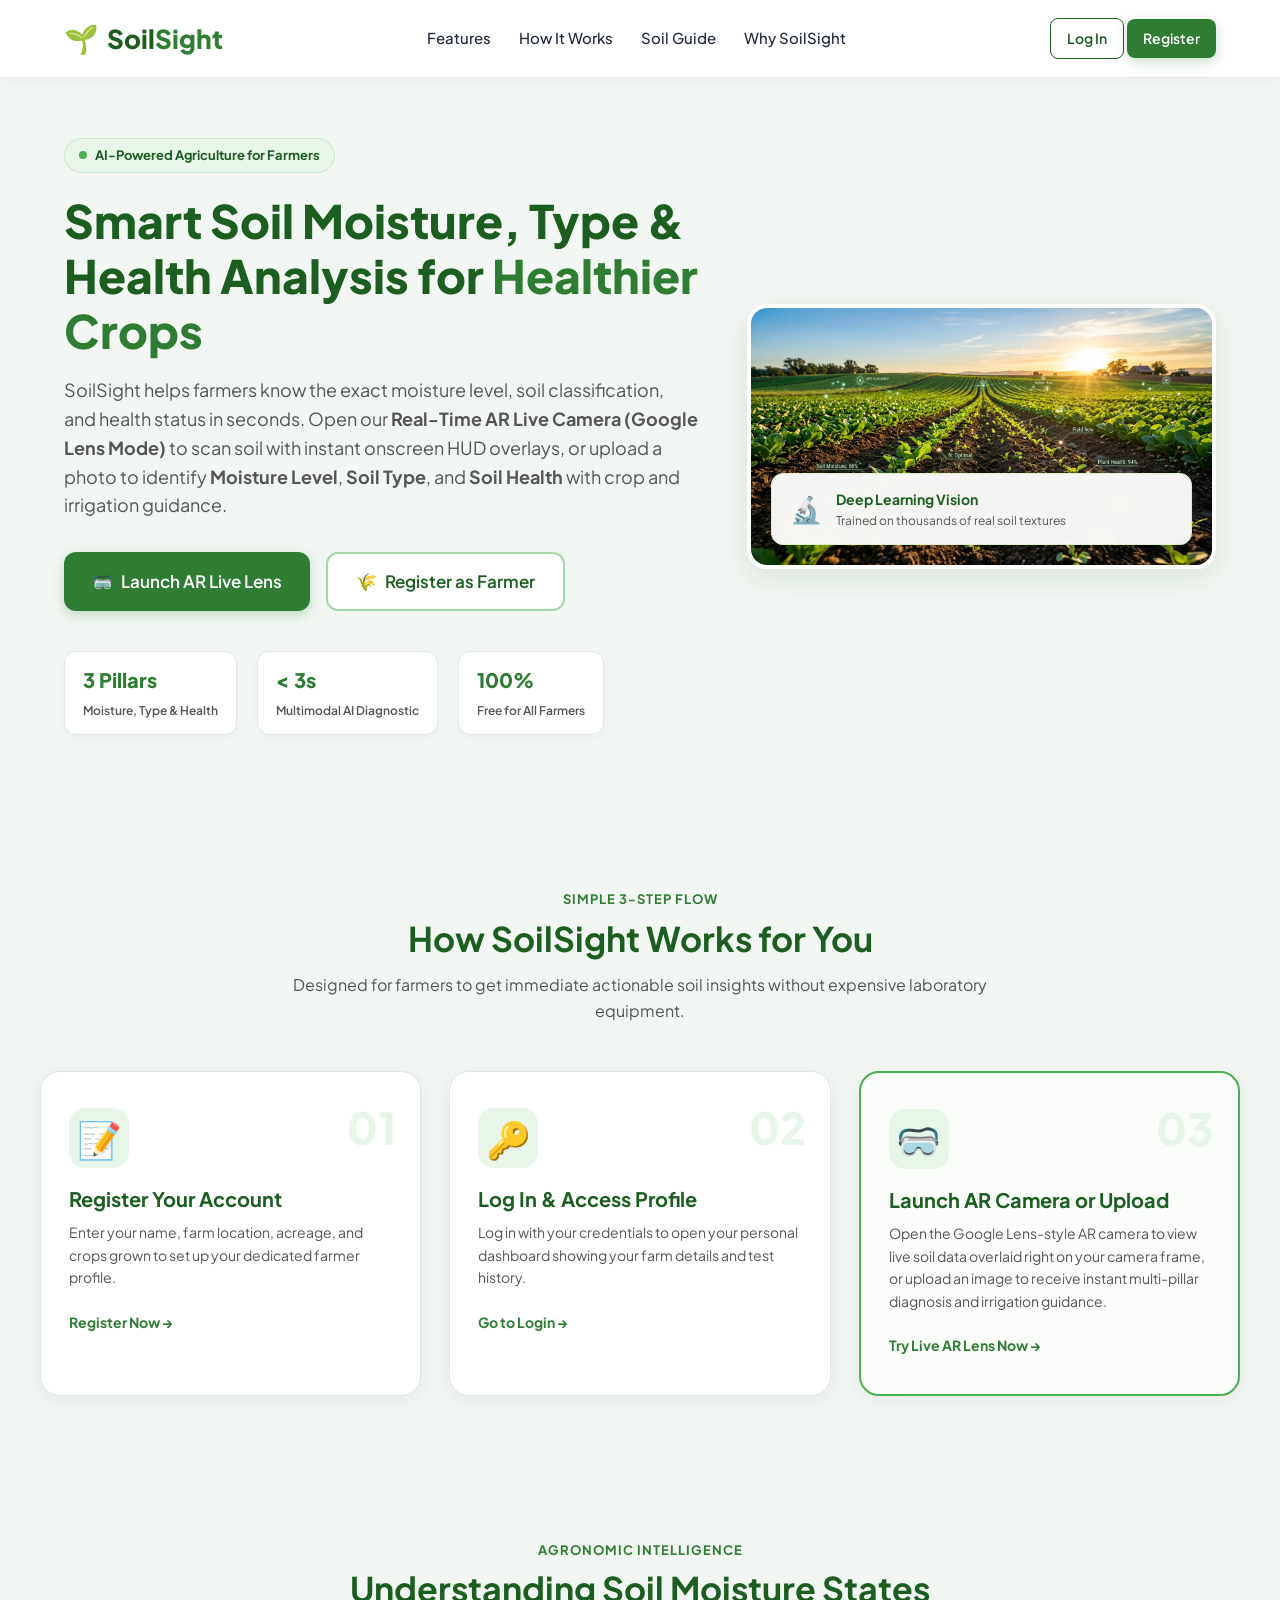
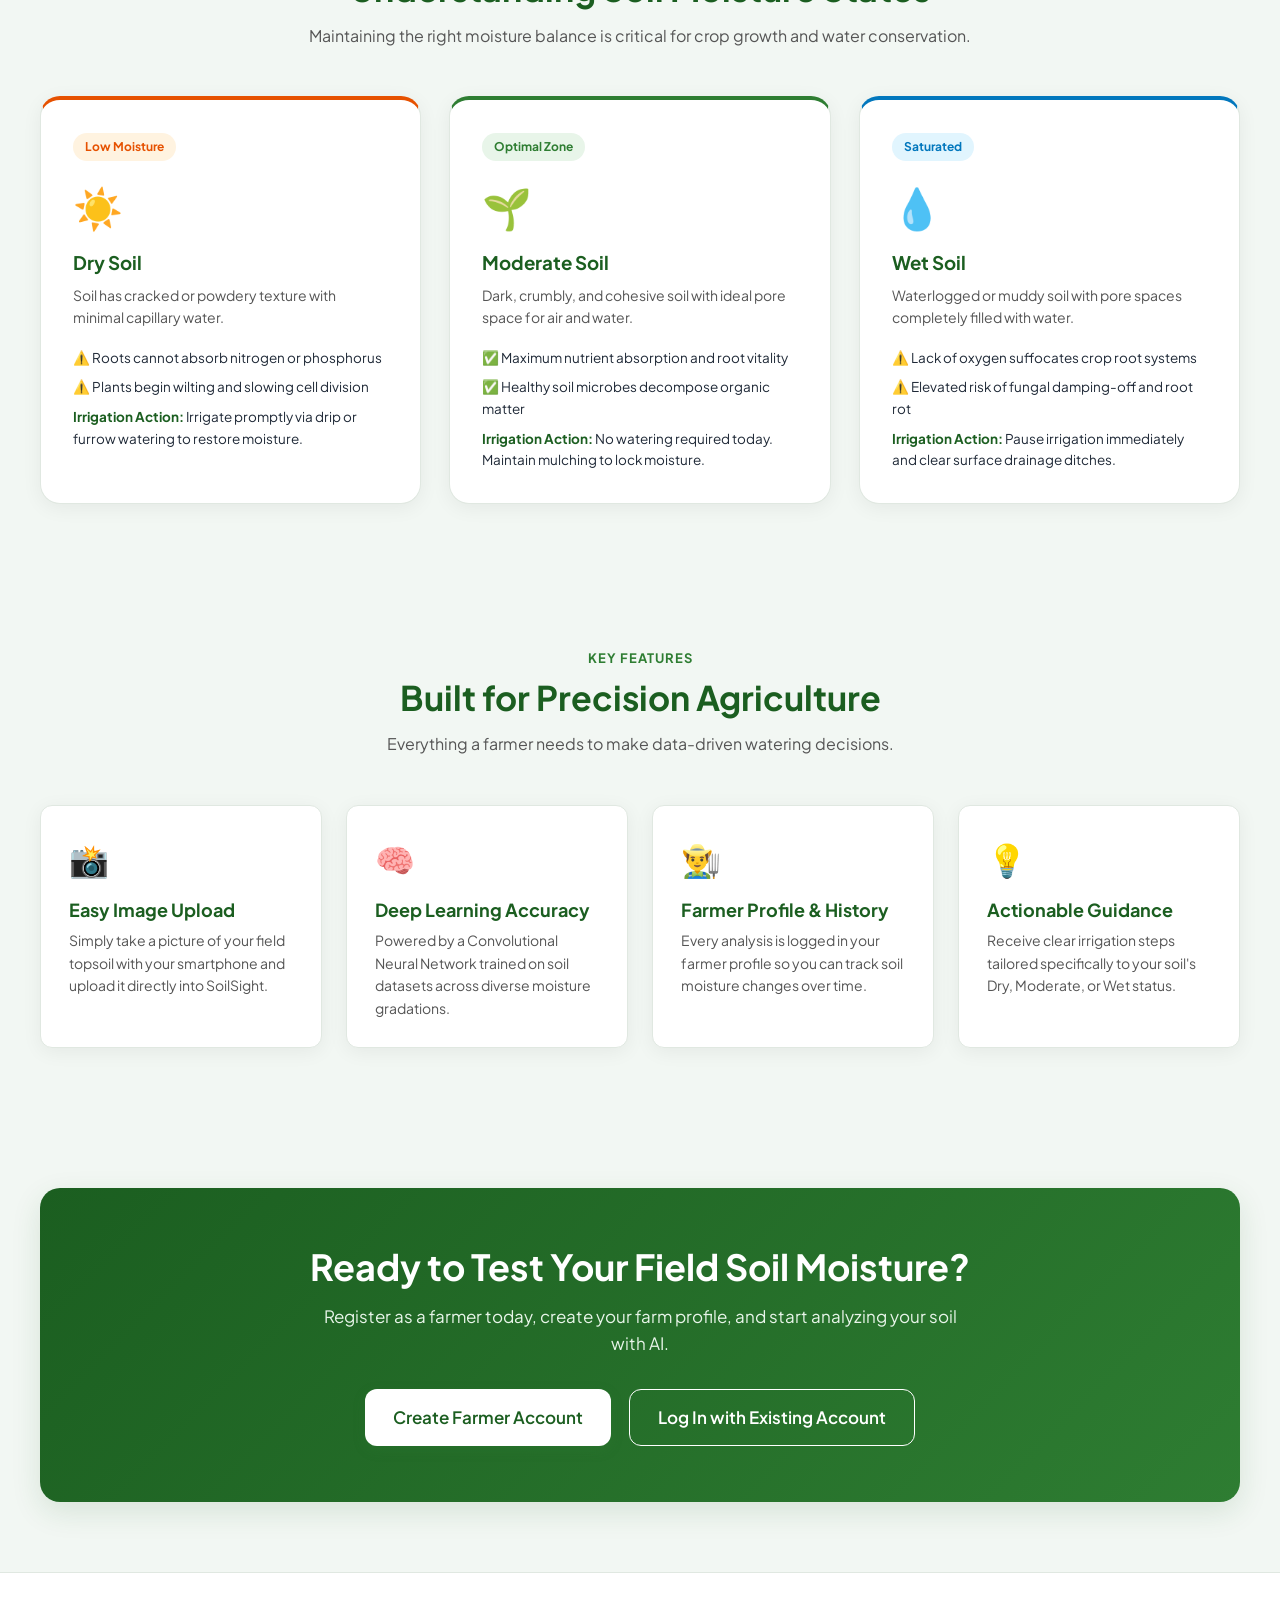
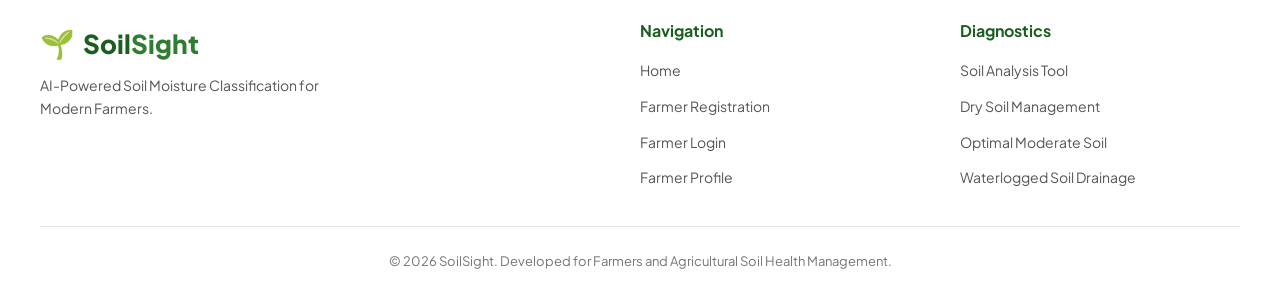
<file: frontend/index.html>
<!DOCTYPE html>
<html lang="en">
<head>
    <meta charset="UTF-8">
    <meta name="viewport" content="width=device-width, initial-scale=1.0">
    <title>SoilSight | AI-Based Soil Moisture Classification for Farmers</title>
    <meta name="description" content="AI-powered soil moisture classification for farmers. Upload soil image to identify Dry, Moderate, or Wet status with tailored irrigation guidance.">
    <link rel="preconnect" href="https://fonts.googleapis.com">
    <link rel="preconnect" href="https://fonts.gstatic.com" crossorigin>
    <link href="https://fonts.googleapis.com/css2?family=Plus+Jakarta+Sans:wght@400;500;600;700;800&display=swap" rel="stylesheet">
    <link rel="stylesheet" href="style.css">
</head>

<body class="home-body">

    <!-- Navigation Bar -->
    <header class="app-header">
        <div class="nav-container">
            <a href="index.html" class="logo">
                <span class="logo-icon">🌱</span>
                <span class="logo-text">Soil<span>Sight</span></span>
            </a>

            <nav class="nav-menu">
                <a href="#features">Features</a>
                <a href="#how-it-works">How It Works</a>
                <a href="#moisture-guide">Soil Guide</a>
                <a href="#benefits">Why SoilSight</a>
            </nav>

            <div class="header-right" id="navAuthSection">
                <!-- Shown when NOT logged in -->
                <div class="auth-buttons-group" id="guestNav">
                    <a href="login.html" class="btn btn-outline btn-sm">Log In</a>
                    <a href="register.html" class="btn btn-primary btn-sm">Register</a>
                </div>

                <!-- Shown when logged in -->
                <div class="auth-buttons-group" id="userNav" style="display: none;">
                    <a href="profile.html" class="farmer-pill">
                        <span class="farmer-avatar">👨‍🌾</span>
                        <span id="homeFarmerName">Farmer Profile</span>
                    </a>
                    <a href="analysis.html" class="btn btn-primary btn-sm">🌱 Analyse Soil</a>
                </div>
            </div>
        </div>
    </header>

    <!-- Hero Section -->
    <section class="hero-section">
        <div class="hero-container">
            
            <div class="hero-content">
                <div class="hero-badge">
                    <span class="badge-dot"></span>
                    <span>AI-Powered Agriculture for Farmers</span>
                </div>
                
                <h1 class="hero-title">
                    Smart Soil Moisture, Type & Health Analysis for <span>Healthier Crops</span>
                </h1>
                
                <p class="hero-subtitle">
                    SoilSight helps farmers know the exact moisture level, soil classification, and health status in seconds. Open our <strong>Real-Time AR Live Camera (Google Lens Mode)</strong> to scan soil with instant onscreen HUD overlays, or upload a photo to identify <strong>Moisture Level</strong>, <strong>Soil Type</strong>, and <strong>Soil Health</strong> with crop and irrigation guidance.
                </p>

                <!-- Hero Action Buttons: Login and Register -->
                <div class="hero-cta-group" id="heroCtaGroup">
                    <a href="analysis.html" class="btn btn-primary btn-lg pulse-btn">
                        <span class="btn-icon">🥽</span> Launch AR Live Lens
                    </a>
                    <a href="register.html" class="btn btn-secondary-outline btn-lg">
                        <span class="btn-icon">🌾</span> Register as Farmer
                    </a>
                </div>

                <!-- Logged in quick access -->
                <div class="hero-cta-group" id="heroUserGroup" style="display: none;">
                    <a href="analysis.html" class="btn btn-primary btn-lg pulse-btn">
                        <span class="btn-icon">🥽</span> Open AR Live Lens
                    </a>
                    <a href="profile.html" class="btn btn-secondary-outline btn-lg">
                        <span class="btn-icon">👨‍🌾</span> Farmer Dashboard
                    </a>
                </div>

                <!-- Key Metric Highlights -->
                <div class="hero-stats">
                    <div class="stat-pill">
                        <span class="stat-num">3 Pillars</span>
                        <span class="stat-desc">Moisture, Type & Health</span>
                    </div>
                    <div class="stat-pill">
                        <span class="stat-num">&lt; 3s</span>
                        <span class="stat-desc">Multimodal AI Diagnostic</span>
                    </div>
                    <div class="stat-pill">
                        <span class="stat-num">100%</span>
                        <span class="stat-desc">Free for All Farmers</span>
                    </div>
                </div>

            </div>

            <!-- Hero Image Banner -->
            <div class="hero-visual">
                <div class="image-wrapper">
                    <img src="assets/hero_banner.jpg" alt="SoilSight Smart Soil Analysis" class="hero-img">
                    <div class="floating-tech-card">
                        <div class="tech-icon">🔬</div>
                        <div>
                            <strong>Deep Learning Vision</strong>
                            <p>Trained on thousands of real soil textures</p>
                        </div>
                    </div>
                </div>
            </div>

        </div>
    </section>

    <!-- How It Works Section (3 Simple Steps) -->
    <section class="section how-it-works-section" id="how-it-works">
        <div class="section-container">
            
            <div class="section-header text-center">
                <span class="section-tag">Simple 3-Step Flow</span>
                <h2>How SoilSight Works for You</h2>
                <p>Designed for farmers to get immediate actionable soil insights without expensive laboratory equipment.</p>
            </div>

            <div class="steps-grid">
                
                <div class="step-card">
                    <div class="step-number">01</div>
                    <div class="step-icon">📝</div>
                    <h3>Register Your Account</h3>
                    <p>Enter your name, farm location, acreage, and crops grown to set up your dedicated farmer profile.</p>
                    <a href="register.html" class="step-link">Register Now →</a>
                </div>

                <div class="step-card">
                    <div class="step-number">02</div>
                    <div class="step-icon">🔑</div>
                    <h3>Log In & Access Profile</h3>
                    <p>Log in with your credentials to open your personal dashboard showing your farm details and test history.</p>
                    <a href="login.html" class="step-link">Go to Login →</a>
                </div>

                <div class="step-card featured-step">
                    <div class="step-number">03</div>
                    <div class="step-icon">🥽</div>
                    <h3>Launch AR Camera or Upload</h3>
                    <p>Open the Google Lens-style AR camera to view live soil data overlaid right on your camera frame, or upload an image to receive instant multi-pillar diagnosis and irrigation guidance.</p>
                    <a href="analysis.html" class="step-link">Try Live AR Lens Now →</a>
                </div>

            </div>

        </div>
    </section>

    <!-- Soil Moisture Classification Guide -->
    <section class="section moisture-guide-section" id="moisture-guide">
        <div class="section-container">
            
            <div class="section-header text-center">
                <span class="section-tag">Agronomic Intelligence</span>
                <h2>Understanding Soil Moisture States</h2>
                <p>Maintaining the right moisture balance is critical for crop growth and water conservation.</p>
            </div>

            <div class="guide-cards-grid">
                
                <div class="guide-status-card card-dry">
                    <div class="status-indicator-tag tag-dry">Low Moisture</div>
                    <div class="guide-icon-large">☀️</div>
                    <h3>Dry Soil</h3>
                    <p class="status-desc">Soil has cracked or powdery texture with minimal capillary water.</p>
                    <ul class="guide-points">
                        <li>⚠️ Roots cannot absorb nitrogen or phosphorus</li>
                        <li>⚠️ Plants begin wilting and slowing cell division</li>
                        <li><strong>Irrigation Action:</strong> Irrigate promptly via drip or furrow watering to restore moisture.</li>
                    </ul>
                </div>

                <div class="guide-status-card card-moderate">
                    <div class="status-indicator-tag tag-moderate">Optimal Zone</div>
                    <div class="guide-icon-large">🌱</div>
                    <h3>Moderate Soil</h3>
                    <p class="status-desc">Dark, crumbly, and cohesive soil with ideal pore space for air and water.</p>
                    <ul class="guide-points">
                        <li>✅ Maximum nutrient absorption and root vitality</li>
                        <li>✅ Healthy soil microbes decompose organic matter</li>
                        <li><strong>Irrigation Action:</strong> No watering required today. Maintain mulching to lock moisture.</li>
                    </ul>
                </div>

                <div class="guide-status-card card-wet">
                    <div class="status-indicator-tag tag-wet">Saturated</div>
                    <div class="guide-icon-large">💧</div>
                    <h3>Wet Soil</h3>
                    <p class="status-desc">Waterlogged or muddy soil with pore spaces completely filled with water.</p>
                    <ul class="guide-points">
                        <li>⚠️ Lack of oxygen suffocates crop root systems</li>
                        <li>⚠️ Elevated risk of fungal damping-off and root rot</li>
                        <li><strong>Irrigation Action:</strong> Pause irrigation immediately and clear surface drainage ditches.</li>
                    </ul>
                </div>

            </div>

        </div>
    </section>

    <!-- Features Section -->
    <section class="section features-section" id="features">
        <div class="section-container">
            
            <div class="section-header text-center">
                <span class="section-tag">Key Features</span>
                <h2>Built for Precision Agriculture</h2>
                <p>Everything a farmer needs to make data-driven watering decisions.</p>
            </div>

            <div class="features-grid">
                
                <div class="feature-box">
                    <div class="feature-icon">📸</div>
                    <h3>Easy Image Upload</h3>
                    <p>Simply take a picture of your field topsoil with your smartphone and upload it directly into SoilSight.</p>
                </div>

                <div class="feature-box">
                    <div class="feature-icon">🧠</div>
                    <h3>Deep Learning Accuracy</h3>
                    <p>Powered by a Convolutional Neural Network trained on soil datasets across diverse moisture gradations.</p>
                </div>

                <div class="feature-box">
                    <div class="feature-icon">👨‍🌾</div>
                    <h3>Farmer Profile & History</h3>
                    <p>Every analysis is logged in your farmer profile so you can track soil moisture changes over time.</p>
                </div>

                <div class="feature-box">
                    <div class="feature-icon">💡</div>
                    <h3>Actionable Guidance</h3>
                    <p>Receive clear irrigation steps tailored specifically to your soil's Dry, Moderate, or Wet status.</p>
                </div>

            </div>

        </div>
    </section>

    <!-- Call to Action Banner -->
    <section class="section cta-section">
        <div class="section-container">
            <div class="cta-banner-card">
                <h2>Ready to Test Your Field Soil Moisture?</h2>
                <p>Register as a farmer today, create your farm profile, and start analyzing your soil with AI.</p>
                <div class="banner-buttons">
                    <a href="register.html" class="btn btn-primary btn-lg">Create Farmer Account</a>
                    <a href="login.html" class="btn btn-outline btn-lg">Log In with Existing Account</a>
                </div>
            </div>
        </div>
    </section>

    <!-- Footer -->
    <footer class="app-footer">
        <div class="footer-container">
            <div class="footer-col">
                <a href="index.html" class="logo">
                    <span class="logo-icon">🌱</span>
                    <span class="logo-text">Soil<span>Sight</span></span>
                </a>
                <p class="footer-tagline">AI-Powered Soil Moisture Classification for Modern Farmers.</p>
            </div>
            
            <div class="footer-col">
                <h4>Navigation</h4>
                <ul class="footer-links">
                    <li><a href="index.html">Home</a></li>
                    <li><a href="register.html">Farmer Registration</a></li>
                    <li><a href="login.html">Farmer Login</a></li>
                    <li><a href="profile.html">Farmer Profile</a></li>
                </ul>
            </div>

            <div class="footer-col">
                <h4>Diagnostics</h4>
                <ul class="footer-links">
                    <li><a href="analysis.html">Soil Analysis Tool</a></li>
                    <li><a href="#moisture-guide">Dry Soil Management</a></li>
                    <li><a href="#moisture-guide">Optimal Moderate Soil</a></li>
                    <li><a href="#moisture-guide">Waterlogged Soil Drainage</a></li>
                </ul>
            </div>
        </div>
        <div class="footer-bottom">
            <p>© 2026 SoilSight. Developed for Farmers and Agricultural Soil Health Management.</p>
        </div>
    </footer>

    <script src="auth.js"></script>
    <script>
        document.addEventListener("DOMContentLoaded", function() {
            // Check if user is logged in
            const currentFarmer = typeof getCurrentFarmer === "function" ? getCurrentFarmer() : null;
            
            const guestNav = document.getElementById("guestNav");
            const userNav = document.getElementById("userNav");
            const heroCtaGroup = document.getElementById("heroCtaGroup");
            const heroUserGroup = document.getElementById("heroUserGroup");
            const homeFarmerName = document.getElementById("homeFarmerName");

            if (currentFarmer) {
                if (guestNav) guestNav.style.display = "none";
                if (userNav) userNav.style.display = "flex";
                if (heroCtaGroup) heroCtaGroup.style.display = "none";
                if (heroUserGroup) heroUserGroup.style.display = "flex";
                if (homeFarmerName) homeFarmerName.textContent = currentFarmer.name;
            }
        });
    </script>

</body>
</html>
</file>
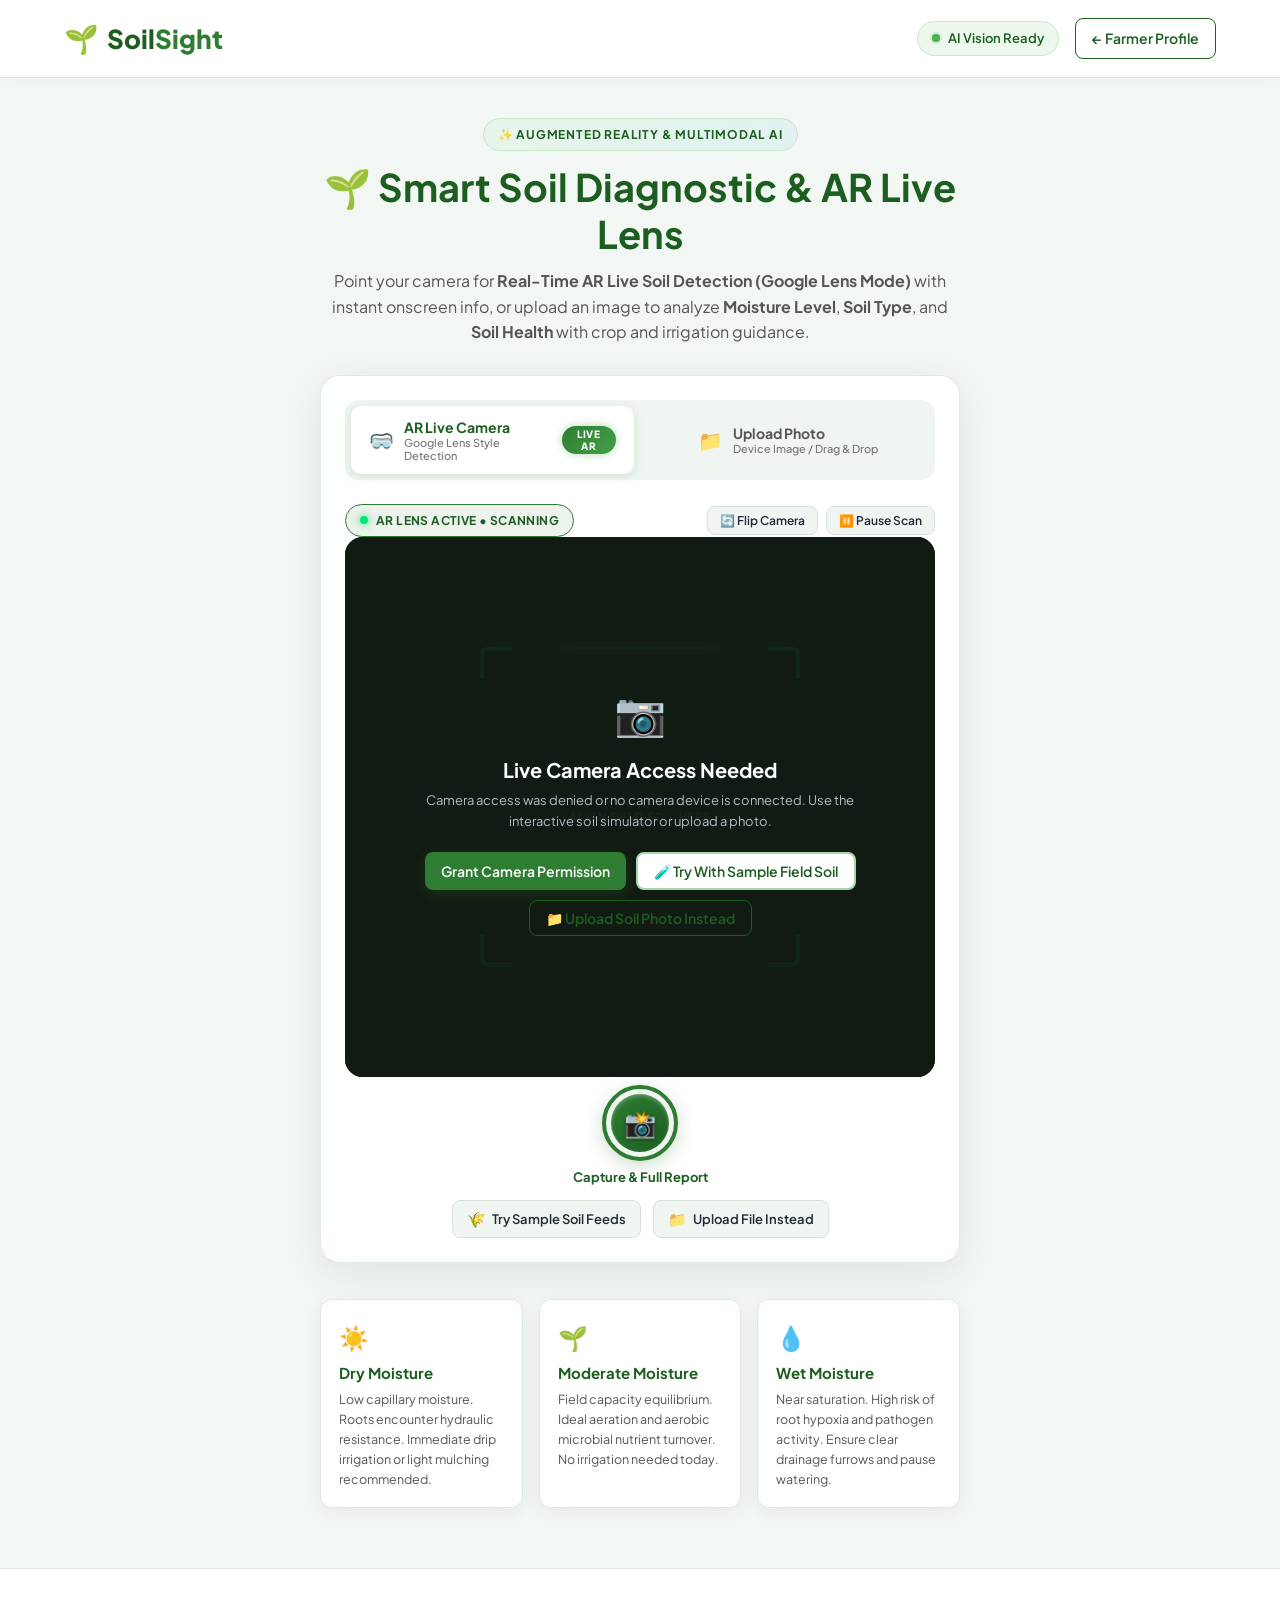
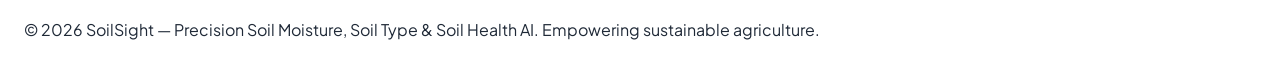
<file: frontend/analysis.html>
<!DOCTYPE html>
<html lang="en">
<head>
    <meta charset="UTF-8">
    <meta name="viewport" content="width=device-width, initial-scale=1.0">
    <title>AI Soil Diagnostic (Moisture, Type & Health) | SoilSight</title>
    <meta name="description" content="AI Soil Moisture, Soil Type, and Soil Health diagnosis powered by deep learning and Gemini Multimodal AI.">
    <link rel="preconnect" href="https://fonts.googleapis.com">
    <link rel="preconnect" href="https://fonts.gstatic.com" crossorigin>
    <link href="https://fonts.googleapis.com/css2?family=Plus+Jakarta+Sans:wght@400;500;600;700;800&display=swap" rel="stylesheet">
    <link rel="stylesheet" href="style.css">
</head>

<body class="analysis-page-body">

    <!-- Top Navigation Bar for Farmer -->
    <header class="app-header">
        <div class="nav-container">
            <a href="index.html" class="logo">
                <span class="logo-icon">🌱</span>
                <span class="logo-text">Soil<span>Sight</span></span>
            </a>
            <div class="header-right">
                <div class="ai-status-pill" id="aiStatusPill" title="AI Diagnostic Engine Status">
                    <span class="ai-status-dot"></span>
                    <span id="aiStatusText">AI Vision Ready</span>
                </div>
                <a href="profile.html" class="btn btn-outline btn-sm">
                    ← Farmer Profile
                </a>
                <div class="farmer-pill" id="farmerPill" style="display: none;">
                    <span class="farmer-avatar">🌾</span>
                    <span id="farmerNameNav">Farmer</span>
                </div>
            </div>
        </div>
    </header>

    <main class="analysis-main-container">
        <div class="container">

            <div class="analysis-header-row">
                <div>
                    <div class="analysis-header-badge">✨ Augmented Reality & Multimodal AI</div>
                    <h1>🌱 Smart Soil Diagnostic & AR Live Lens</h1>
                    <p class="subtitle">Point your camera for <strong>Real-Time AR Live Soil Detection (Google Lens Mode)</strong> with instant onscreen info, or upload an image to analyze <strong>Moisture Level</strong>, <strong>Soil Type</strong>, and <strong>Soil Health</strong> with crop and irrigation guidance.</p>
                </div>
            </div>

            <!-- Main Diagnostic & AR Scanner Card -->
            <div class="upload-box ar-scanner-card" id="analysisCard">
                
                <!-- Mode Switcher Tabs: AR Live Camera vs Upload Image -->
                <div class="analysis-mode-tabs" role="tablist">
                    <button type="button" class="mode-tab active" id="tabArCamera" role="tab" aria-selected="true">
                        <span class="mode-tab-icon">🥽</span>
                        <div class="mode-tab-text">
                            <span class="mode-tab-title">AR Live Camera</span>
                            <span class="mode-tab-sub">Google Lens Style Detection</span>
                        </div>
                        <span class="mode-tab-badge">LIVE AR</span>
                    </button>
                    <button type="button" class="mode-tab" id="tabUpload" role="tab" aria-selected="false">
                        <span class="mode-tab-icon">📁</span>
                        <div class="mode-tab-text">
                            <span class="mode-tab-title">Upload Photo</span>
                            <span class="mode-tab-sub">Device Image / Drag & Drop</span>
                        </div>
                    </button>
                </div>

                <!-- ======================================================== -->
                <!-- SECTION 1: AR LIVE CAMERA VIEWPORT (GOOGLE LENS EXPERIENCE) -->
                <!-- ======================================================== -->
                <div id="arCameraSection" class="ar-camera-container">
                    
                    <!-- Top HUD Controls -->
                    <div class="ar-top-controls">
                        <div class="ar-status-badge" id="arStatusBadge">
                            <span class="ar-pulse-dot"></span>
                            <span id="arStatusText">AR LENS ACTIVE • SCANNING</span>
                        </div>
                        <div class="ar-tool-actions">
                            <button type="button" class="ar-tool-btn" id="flipCameraBtn" title="Switch between back and front camera">
                                <span>🔄 Flip Camera</span>
                            </button>
                            <button type="button" class="ar-tool-btn" id="toggleTorchBtn" title="Toggle Flashlight / Torch" style="display: none;">
                                <span>⚡ Torch</span>
                            </button>
                            <button type="button" class="ar-tool-btn" id="pauseArBtn" title="Pause or Resume live video scan">
                                <span id="pauseArBtnText">⏸️ Pause Scan</span>
                            </button>
                        </div>
                    </div>

                    <!-- Camera Viewfinder -->
                    <div class="ar-viewfinder" id="arViewfinder">
                        <video id="arVideo" autoplay playsinline muted></video>
                        <canvas id="arCanvas" style="display: none;"></canvas>
                        
                        <!-- Shutter Flash Effect -->
                        <div class="ar-shutter-flash" id="arShutterFlash"></div>

                        <!-- AR Reticle / Soil Framing Brackets -->
                        <div class="ar-reticle" id="arReticle">
                            <div class="ar-reticle-corner top-left"></div>
                            <div class="ar-reticle-corner top-right"></div>
                            <div class="ar-reticle-corner bottom-left"></div>
                            <div class="ar-reticle-corner bottom-right"></div>
                            
                            <!-- Continuous Laser Scan Sweep Beam -->
                            <div class="ar-scan-laser" id="arScanLaser"></div>
                            
                            <!-- Center Focus Target -->
                            <div class="ar-reticle-center-guide">
                                <div class="ar-crosshair-circle"></div>
                                <span class="ar-guide-text">Align Field Soil Here</span>
                            </div>
                        </div>

                        <!-- GOOGLE LENS FLOATING AR OVERLAY CARD -->
                        <div class="ar-lens-overlay" id="arLensOverlay" style="display: none;">
                            <div class="ar-lens-pointer"></div>
                            <div class="ar-lens-card">
                                <div class="ar-lens-header">
                                    <div class="ar-lens-soil-type">
                                        <span class="ar-lens-icon">🌱</span>
                                        <strong id="arSoilType">Loamy Soil</strong>
                                    </div>
                                    <span class="ar-lens-moisture-tag" id="arMoistureTag">OPTIMAL MOISTURE</span>
                                </div>
                                
                                <div class="ar-lens-metrics">
                                    <div class="ar-lens-metric-item">
                                        <span class="metric-label">Model Confidence</span>
                                        <strong id="arConfidenceVal">96.5%</strong>
                                    </div>
                                    <div class="ar-lens-metric-item">
                                        <span class="metric-label">Health Index</span>
                                        <strong id="arHealthScoreVal">88 / 100</strong>
                                    </div>
                                    <div class="ar-lens-metric-item">
                                        <span class="metric-label">Health Status</span>
                                        <strong id="arHealthStatusVal">Good</strong>
                                    </div>
                                </div>

                                <div class="ar-lens-guidance" id="arGuidanceBox">
                                    <span class="guidance-icon">💡</span>
                                    <span id="arGuidanceText">Optimal field capacity • No watering needed today</span>
                                </div>

                                <div class="ar-lens-indicators-row" id="arIndicatorsRow">
                                    <!-- Dynamic chips -->
                                </div>

                                <div class="ar-lens-tap-hint">
                                    <span>📸 Tap capture shutter below for comprehensive field diagnostic report</span>
                                </div>
                            </div>
                        </div>

                        <!-- AR Searching Prompt (When no soil in view) -->
                        <div class="ar-searching-pill" id="arSearchingPill">
                            <span class="ar-search-radar"></span>
                            <span id="arSearchingText">🔍 Point camera at natural field soil to detect live info...</span>
                        </div>

                        <!-- Camera Permission / Error Fallback Box -->
                        <div class="ar-camera-fallback" id="arCameraFallback" style="display: none;">
                            <div class="fallback-icon">📷</div>
                            <h3>Live Camera Access Needed</h3>
                            <p id="arFallbackMsg">Please allow camera permissions in your browser or switch to upload mode.</p>
                            <div class="fallback-btn-group">
                                <button type="button" class="btn btn-primary btn-sm" id="retryCameraBtn">Grant Camera Permission</button>
                                <button type="button" class="btn btn-secondary-outline btn-sm" id="testSampleSoilBtn">🧪 Try With Sample Field Soil</button>
                                <button type="button" class="btn btn-outline btn-sm" id="fallbackUploadBtn">📁 Upload Soil Photo Instead</button>
                            </div>
                        </div>

                    </div>

                    <!-- Shutter Controls Bar -->
                    <div class="ar-shutter-bar">
                        <div class="shutter-wrapper">
                            <button type="button" class="ar-shutter-btn" id="arCaptureBtn" title="Capture high-resolution photo and generate full field report">
                                <div class="shutter-outer-ring">
                                    <div class="shutter-inner-core">
                                        <span class="shutter-camera-icon">📸</span>
                                    </div>
                                </div>
                            </button>
                            <span class="shutter-caption">Capture & Full Report</span>
                        </div>

                        <div class="ar-secondary-controls">
                            <button type="button" class="ar-sub-action-btn" id="testSoilSamplesBtn" title="Test with verified dry, moderate, or wet field soil feeds">
                                <span class="sub-btn-icon">🌾</span>
                                <span>Try Sample Soil Feeds</span>
                            </button>
                            <button type="button" class="ar-sub-action-btn" id="switchToUploadBtn">
                                <span class="sub-btn-icon">📁</span>
                                <span>Upload File Instead</span>
                            </button>
                        </div>
                    </div>

                </div>

                <!-- ======================================================== -->
                <!-- SECTION 2: UPLOAD IMAGE FILE SECTION -->
                <!-- ======================================================== -->
                <div id="uploadSection" class="upload-section-container" style="display: none;">
                    
                    <!-- Missing Image Alert Banner -->
                    <div id="uploadNotice" class="upload-notice-alert" style="display: none;">
                        <span class="notice-icon">⚠️</span>
                        <span id="uploadNoticeText">Please select or upload a soil image first before running the diagnostic.</span>
                    </div>

                    <!-- Dropzone / File Picker (Visible when no photo chosen) -->
                    <div class="dropzone" id="dropzone">
                        <div class="dropzone-icon">📷</div>
                        <label for="imageInput" class="custom-file-label">
                            <span>Click to choose soil photo</span> or drag & drop here
                        </label>
                        <p class="dropzone-hint">Clear natural light photo of your field soil (JPG, PNG, WEBP)</p>
                        <input type="file" id="imageInput" accept="image/*">
                    </div>

                    <!-- Uploaded Image Preview (Visible once photo is chosen) -->
                    <div id="uploadPreviewCard" class="upload-preview-card" style="display: none;">
                        <div class="preview-wrapper">
                            <div class="preview-tag" id="uploadFileTag">📁 Selected Soil Sample</div>
                            <img id="uploadPreviewImg" alt="Selected Soil Preview">
                            <div class="preview-btn-overlay">
                                <button id="changeUploadedPhotoBtn" class="change-img-btn" type="button" title="Select a different photo">
                                    Change Photo ↺
                                </button>
                            </div>
                        </div>
                    </div>

                    <!-- Primary Action Button: NEVER disappears! -->
                    <div class="button-group upload-btn-group" id="uploadActionGroup">
                        <button id="analyzeBtn" class="btn btn-primary btn-lg" type="button">
                            <span class="btn-text">🔬 Run Full Soil Diagnostic</span>
                        </button>
                    </div>

                    <div class="upload-camera-prompt">
                        <span>or use your camera live in your field:</span>
                        <button type="button" class="btn btn-outline btn-sm" id="uploadToCameraBtn">
                            🥽 Open AR Live Camera (Google Lens)
                        </button>
                    </div>

                </div>

                <!-- ======================================================== -->
                <!-- SHARED PREVIEW CONTAINER (FOR AR CAMERA SNAPSHOTS) -->
                <!-- ======================================================== -->
                <div id="previewContainer" style="display: none;">
                    <div class="preview-wrapper">
                        <div class="preview-tag" id="previewSourceTag">📸 Captured Field Sample</div>
                        <img id="preview" alt="Soil preview">
                        <div class="preview-btn-overlay">
                            <button id="returnToArBtn" class="change-img-btn" type="button" title="Back to AR Live Camera">
                                🥽 AR Live Camera ↺
                            </button>
                            <button id="changeImageBtn" class="change-img-btn" type="button" title="Choose another image">
                                Upload Photo ↺
                            </button>
                        </div>
                    </div>
                </div>

                <!-- Shared Processing Spinner -->
                <div id="loading" style="display: none;">
                    <div class="spinner"></div>
                    <div class="loading-copy">
                        <h4>Analyzing Soil Sample...</h4>
                        <p>Processing moisture texture with trained model & inspecting soil type & health...</p>
                    </div>
                </div>

                <!-- Comprehensive Multi-Pillar Diagnostic Result -->
                <div id="result" style="display: none;">
                    
                    <!-- Result Card Top Header -->
                    <div class="result-card-header">
                        <div>
                            <div class="result-badge-row">
                                <span class="engine-badge" id="aiEngineBadge">🤖 Gemini Multimodal AI</span>
                                <span class="health-badge" id="healthBadge">Health: GOOD</span>
                            </div>
                            <h2>Field Soil Diagnostic Report</h2>
                            <p class="result-timestamp" id="reportTimestamp">Generated Just Now</p>
                        </div>
                        <div class="health-gauge-box">
                            <div class="health-gauge-circle" id="healthGaugeCircle">
                                <span class="gauge-score" id="gaugeScoreVal">85%</span>
                                <span class="gauge-label">Health Score</span>
                            </div>
                        </div>
                    </div>

                    <!-- 3 Pillars Grid: Moisture | Soil Type | Soil Health -->
                    <div class="diagnostic-pillars-grid">
                        
                        <!-- Pillar 1: Soil Moisture -->
                        <div class="pillar-card pillar-moisture" id="pillarMoistureCard">
                            <div class="pillar-header">
                                <span class="pillar-icon">💧</span>
                                <div>
                                    <span class="pillar-category">Pillar 1</span>
                                    <h4>Soil Moisture</h4>
                                </div>
                            </div>
                            <div class="pillar-main-val">
                                <span class="status-chip" id="moistureStatusChip">MODERATE</span>
                            </div>
                            <div class="confidence-section">
                                <div class="conf-labels">
                                    <span>Model Confidence</span>
                                    <strong id="moistureConfidenceVal">96.5%</strong>
                                </div>
                                <div class="confidence-bar-container">
                                    <div class="confidence-bar-fill" id="confidenceBar"></div>
                                </div>
                            </div>
                            <p class="pillar-detail-text" id="moistureNote">Optimal root-zone moisture level for active crop uptake.</p>
                        </div>

                        <!-- Pillar 2: Soil Type -->
                        <div class="pillar-card pillar-soiltype" id="pillarSoilTypeCard">
                            <div class="pillar-header">
                                <span class="pillar-icon">🌍</span>
                                <div>
                                    <span class="pillar-category">Pillar 2</span>
                                    <h4>Soil Classification</h4>
                                </div>
                            </div>
                            <div class="pillar-main-val">
                                <span class="soiltype-chip" id="soilTypeChip">Loamy Soil</span>
                            </div>
                            <p class="pillar-detail-text" id="soilTypeDesc">
                                Balanced silt, sand, and clay mix with optimal porosity and natural nutrient holding capacity.
                            </p>
                        </div>

                        <!-- Pillar 3: Soil Health & Quality -->
                        <div class="pillar-card pillar-health" id="pillarHealthCard">
                            <div class="pillar-header">
                                <span class="pillar-icon">🌱</span>
                                <div>
                                    <span class="pillar-category">Pillar 3</span>
                                    <h4>Soil Health Status</h4>
                                </div>
                            </div>
                            <div class="pillar-main-val">
                                <span class="health-chip" id="healthStatusChip">Good Condition</span>
                            </div>
                            <p class="pillar-detail-text" id="healthSummaryText">
                                Favorable aggregation with active organic matter and balanced water-air balance.
                            </p>
                        </div>

                    </div>

                    <!-- Key Visual Soil Indicators -->
                    <div class="indicators-card" id="indicatorsCard">
                        <h4>🔍 Detected Visual Soil Indicators</h4>
                        <ul class="indicators-list" id="indicatorsList">
                            <!-- Populated dynamically -->
                        </ul>
                    </div>

                    <!-- Recommended Crops Section -->
                    <div class="crops-recommendation-card" id="cropsCard">
                        <div class="crops-header">
                            <span class="crops-icon">🌾</span>
                            <div>
                                <h4>Optimal Suited Crops</h4>
                                <p>Crops best suited to this soil type and current moisture profile:</p>
                            </div>
                        </div>
                        <div class="crops-chips-wrapper" id="cropChipsContainer">
                            <!-- Populated dynamically -->
                        </div>
                    </div>

                    <!-- Agronomic Guidance & Irrigation Advice -->
                    <div class="advice-box" id="adviceBox">
                        <div class="advice-section-item">
                            <h4 id="adviceTitle">💧 Recommended Irrigation Action</h4>
                            <p id="adviceText">Guidelines based on your soil moisture will appear here.</p>
                        </div>
                        <div class="advice-divider"></div>
                        <div class="advice-section-item">
                            <h4>🌿 Soil Amendment & Fertility Plan</h4>
                            <p id="amendmentText">Recommended organic compost and fertilizer guidance will appear here.</p>
                        </div>
                    </div>

                    <!-- Action Buttons -->
                    <div class="result-actions">
                        <button id="reopenArBtn" class="btn btn-primary btn-sm">
                            🥽 Scan Again with Live AR Camera
                        </button>
                        <a href="profile.html" class="btn btn-secondary btn-sm">
                            View in Farmer Profile
                        </a>
                        <button id="resetBtn" class="btn btn-outline btn-sm">
                            Analyze Another Image
                        </button>
                    </div>

                </div>

            </div>

            <!-- Agricultural Guide Cards -->
            <div class="guide-grid">
                <div class="guide-card">
                    <span class="guide-icon">☀️</span>
                    <h4>Dry Moisture</h4>
                    <p>Low capillary moisture. Roots encounter hydraulic resistance. Immediate drip irrigation or light mulching recommended.</p>
                </div>
                <div class="guide-card">
                    <span class="guide-icon">🌱</span>
                    <h4>Moderate Moisture</h4>
                    <p>Field capacity equilibrium. Ideal aeration and aerobic microbial nutrient turnover. No irrigation needed today.</p>
                </div>
                <div class="guide-card">
                    <span class="guide-icon">💧</span>
                    <h4>Wet Moisture</h4>
                    <p>Near saturation. High risk of root hypoxia and pathogen activity. Ensure clear drainage furrows and pause watering.</p>
                </div>
            </div>

        </div>
    </main>

    <footer class="app-footer">
        <p>© 2026 SoilSight — Precision Soil Moisture, Soil Type & Soil Health AI. Empowering sustainable agriculture.</p>
    </footer>

    <script src="auth.js"></script>
    <script src="script.js"></script>
</body>
</html>
</file>
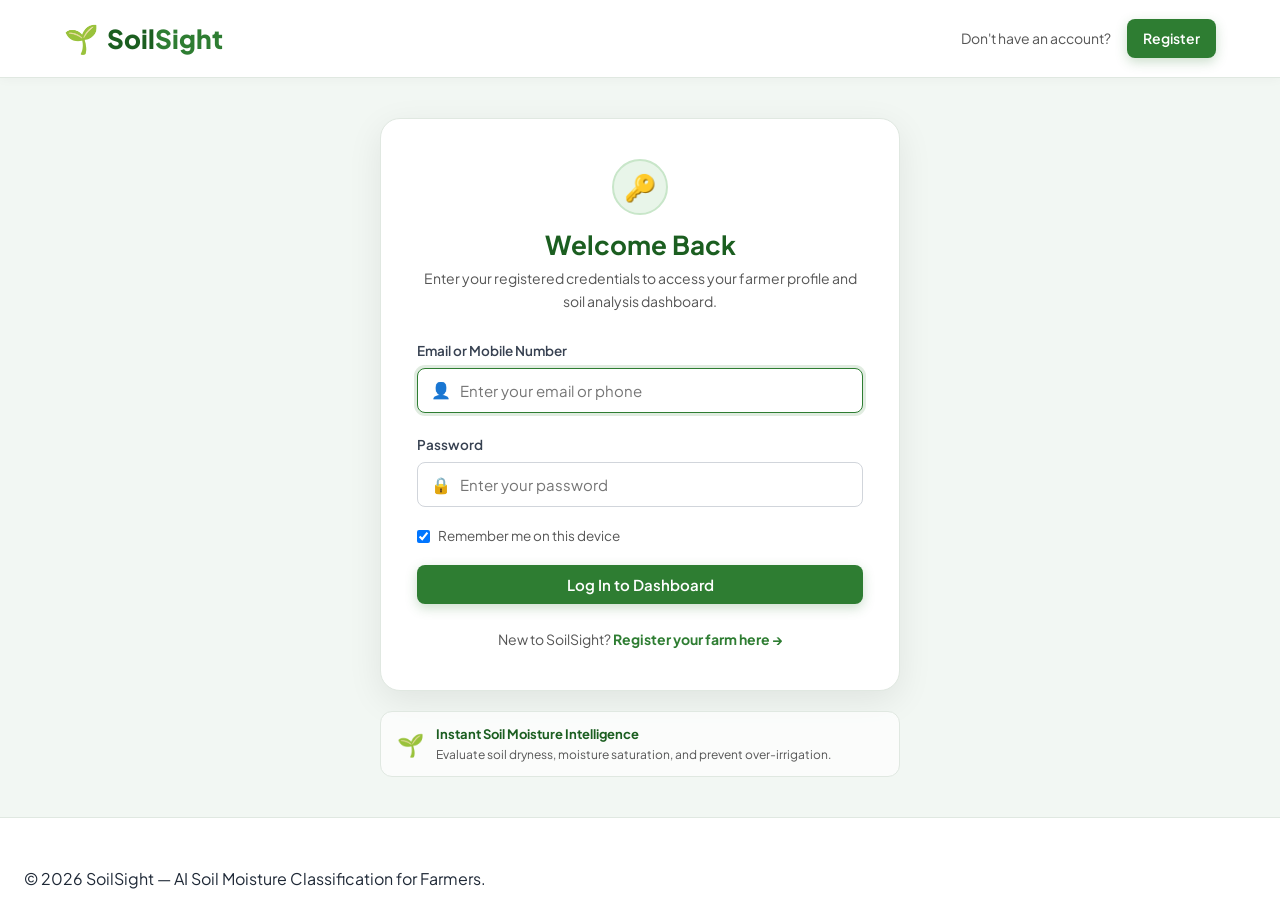
<file: frontend/login.html>
<!DOCTYPE html>
<html lang="en">
<head>
    <meta charset="UTF-8">
    <meta name="viewport" content="width=device-width, initial-scale=1.0">
    <title>Farmer Login | SoilSight</title>
    <link rel="preconnect" href="https://fonts.googleapis.com">
    <link rel="preconnect" href="https://fonts.gstatic.com" crossorigin>
    <link href="https://fonts.googleapis.com/css2?family=Plus+Jakarta+Sans:wght@400;500;600;700;800&display=swap" rel="stylesheet">
    <link rel="stylesheet" href="style.css">
</head>

<body class="auth-body">

    <!-- Header -->
    <header class="app-header">
        <div class="nav-container">
            <a href="index.html" class="logo">
                <span class="logo-icon">🌱</span>
                <span class="logo-text">Soil<span>Sight</span></span>
            </a>
            <div class="header-right">
                <span class="header-hint">Don't have an account?</span>
                <a href="register.html" class="btn btn-primary btn-sm">Register</a>
            </div>
        </div>
    </header>

    <main class="auth-main">
        <div class="auth-card-container">
            <div class="auth-card">
                
                <div class="auth-header">
                    <div class="auth-icon-badge">🔑</div>
                    <h2>Welcome Back</h2>
                    <p>Enter your registered credentials to access your farmer profile and soil analysis dashboard.</p>
                </div>

                <div id="authAlert" class="alert-box" style="display: none;"></div>

                <form id="loginForm" class="auth-form">
                    
                    <div class="form-group">
                        <label for="identifier">Email or Mobile Number</label>
                        <div class="input-wrapper">
                            <span class="input-icon">👤</span>
                            <input type="text" id="identifier" placeholder="Enter your email or phone" required autofocus>
                        </div>
                    </div>

                    <div class="form-group">
                        <div class="form-label-row">
                            <label for="password">Password</label>
                        </div>
                        <div class="input-wrapper">
                            <span class="input-icon">🔒</span>
                            <input type="password" id="password" placeholder="Enter your password" required>
                        </div>
                    </div>

                    <div class="form-options">
                        <label class="remember-label">
                            <input type="checkbox" id="rememberMe" checked>
                            <span>Remember me on this device</span>
                        </label>
                    </div>

                    <button type="submit" id="loginBtn" class="btn btn-primary btn-block">
                        <span class="btn-text">Log In to Dashboard</span>
                    </button>

                </form>

                <div class="auth-footer-nav">
                    <p>New to SoilSight? <a href="register.html"><strong>Register your farm here →</strong></a></p>
                </div>

            </div>

            <!-- Agricultural Tip Box -->
            <div class="auth-trust-box">
                <div class="trust-item">
                    <span class="trust-icon">🌱</span>
                    <div>
                        <strong>Instant Soil Moisture Intelligence</strong>
                        <p>Evaluate soil dryness, moisture saturation, and prevent over-irrigation.</p>
                    </div>
                </div>
            </div>

        </div>
    </main>

    <footer class="app-footer">
        <p>© 2026 SoilSight — AI Soil Moisture Classification for Farmers.</p>
    </footer>

    <script src="auth.js"></script>
    <script>
        document.addEventListener("DOMContentLoaded", function() {
            const form = document.getElementById("loginForm");
            const alertBox = document.getElementById("authAlert");
            const loginBtn = document.getElementById("loginBtn");
            const identifierInput = document.getElementById("identifier");

            // Check if redirected after registration
            const urlParams = new URLSearchParams(window.location.search);
            if (urlParams.get("registered") === "true") {
                showAlert("Account created successfully! Please log in with your credentials.", "success");
                const email = urlParams.get("email");
                if (email) {
                    identifierInput.value = email;
                    document.getElementById("password").focus();
                }
            }

            form.addEventListener("submit", async function(e) {
                e.preventDefault();

                const identifier = identifierInput.value.trim();
                const password = document.getElementById("password").value;

                loginBtn.disabled = true;
                loginBtn.innerHTML = "<span class='spinner-sm'></span> Logging in...";

                try {
                    const result = await loginFarmer(identifier, password);

                    if (result.success) {
                        showAlert("✅ Login successful! Loading your farmer profile...", "success");
                        setTimeout(() => {
                            window.location.href = "profile.html";
                        }, 800);
                    } else {
                        showAlert(result.message || "Invalid credentials. Please verify.", "error");
                        loginBtn.disabled = false;
                        loginBtn.innerHTML = "<span class='btn-text'>Log In to Dashboard</span>";
                    }
                } catch (err) {
                    showAlert("An error occurred during login. Please try again.", "error");
                    loginBtn.disabled = false;
                    loginBtn.innerHTML = "<span class='btn-text'>Log In to Dashboard</span>";
                }
            });

            function showAlert(msg, type) {
                alertBox.textContent = msg;
                alertBox.className = `alert-box alert-${type}`;
                alertBox.style.display = "block";
            }
        });
    </script>
</body>
</html>
</file>
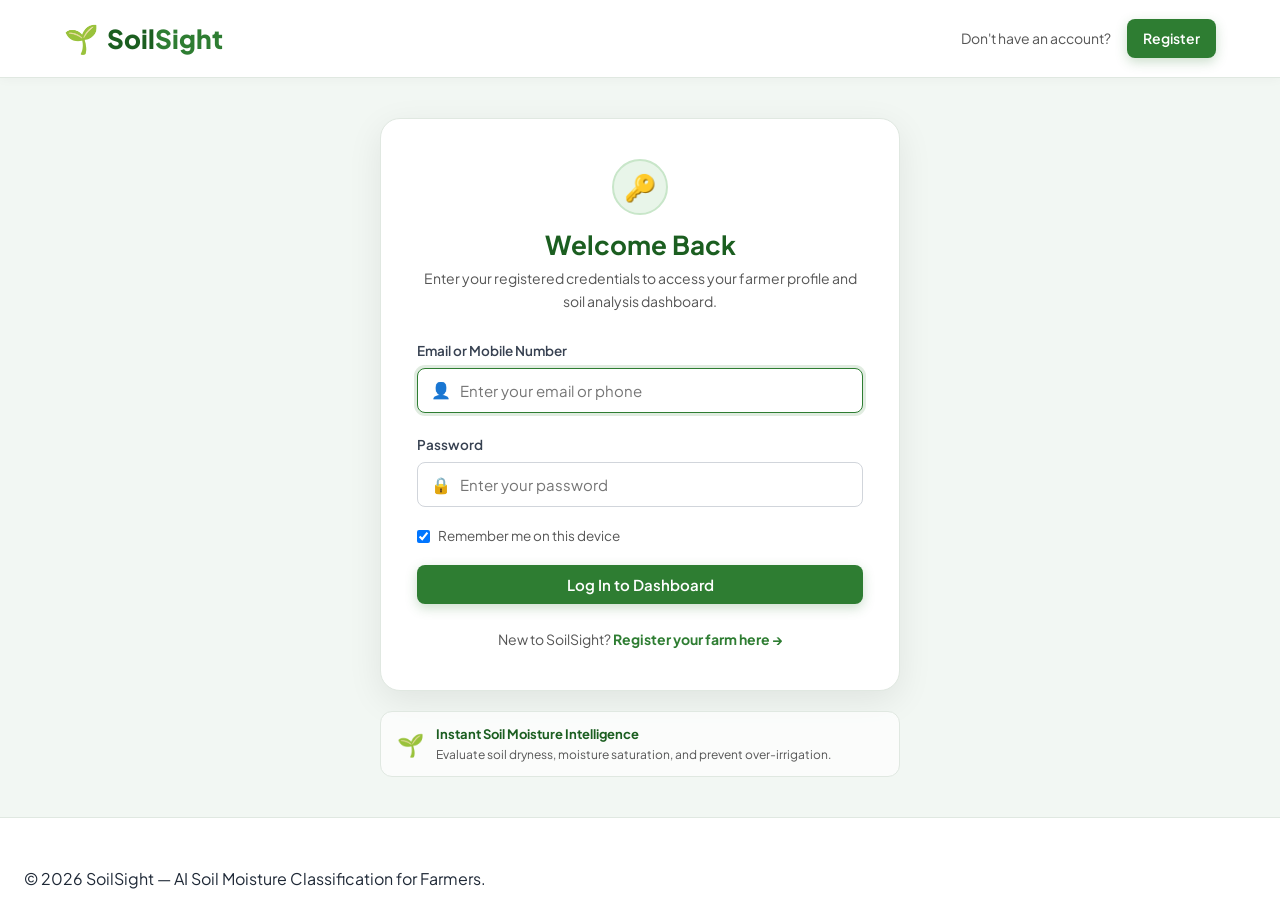
<file: frontend/profile.html>
<!DOCTYPE html>
<html lang="en">
<head>
    <meta charset="UTF-8">
    <meta name="viewport" content="width=device-width, initial-scale=1.0">
    <title>Farmer Profile & Diagnostic Dashboard | SoilSight</title>
    <meta name="description" content="Manage your farm profile, track soil moisture, soil type, and soil health history.">
    <link rel="preconnect" href="https://fonts.googleapis.com">
    <link rel="preconnect" href="https://fonts.gstatic.com" crossorigin>
    <link href="https://fonts.googleapis.com/css2?family=Plus+Jakarta+Sans:wght@400;500;600;700;800&display=swap" rel="stylesheet">
    <link rel="stylesheet" href="style.css">
</head>

<body class="dashboard-body">

    <!-- Top Navigation Bar -->
    <header class="app-header">
        <div class="nav-container">
            <a href="index.html" class="logo">
                <span class="logo-icon">🌱</span>
                <span class="logo-text">Soil<span>Sight</span></span>
            </a>
            <div class="header-right">
                <div class="farmer-pill">
                    <span class="farmer-avatar">👨‍🌾</span>
                    <span id="navFarmerName">Loading...</span>
                </div>
                <button id="logoutBtn" class="btn btn-outline btn-sm">Log Out</button>
            </div>
        </div>
    </header>

    <main class="dashboard-main">
        <div class="dashboard-container">
            
            <!-- Welcome Header -->
            <div class="dashboard-welcome">
                <div class="welcome-text">
                    <div class="badge-tag">🌾 Farmer Dashboard</div>
                    <h1 id="welcomeHeading">Welcome, Farmer!</h1>
                    <p class="welcome-sub">Manage your farm profile, track soil moisture history, and run AI diagnostic tests.</p>
                </div>
                <div class="welcome-action">
                    <a href="analysis.html" class="btn btn-primary btn-lg pulse-btn" id="topAnalyzeBtn">
                        <span class="btn-icon">🌱</span> Run Soil Diagnostic
                    </a>
                </div>
            </div>

            <!-- Farmer Profile Details Card -->
            <div class="profile-hero-card">
                <div class="profile-avatar-col">
                    <div class="profile-avatar-circle">
                        <span>👨‍🌾</span>
                    </div>
                    <span class="status-indicator">Verified Farmer</span>
                </div>
                <div class="profile-info-col">
                    <div class="profile-name-row">
                        <h2 id="profileName">Farmer Name</h2>
                        <span class="crop-badge" id="profileCrops">Crops</span>
                    </div>
                    
                    <div class="profile-meta-grid">
                        <div class="meta-item">
                            <span class="meta-label">📍 Farm Location</span>
                            <span class="meta-value" id="profileLocation">Loading...</span>
                        </div>
                        <div class="meta-item">
                            <span class="meta-label">🚜 Farm Size</span>
                            <span class="meta-value" id="profileSize">Loading...</span>
                        </div>
                        <div class="meta-item">
                            <span class="meta-label">📱 Contact ID</span>
                            <span class="meta-value" id="profileContact">Loading...</span>
                        </div>
                        <div class="meta-item">
                            <span class="meta-label">🗓️ Member Since</span>
                            <span class="meta-value" id="profileJoined">Today</span>
                        </div>
                    </div>
                </div>
            </div>

            <!-- PRIMARY ACTION CARD: ANALYSE YOUR SOIL -->
            <div class="cta-analysis-banner">
                <div class="cta-content">
                    <div class="cta-badge">🥽 Real-Time AR Lens & Multimodal AI</div>
                    <h2>Live AR Soil Scanner & Field Diagnostic</h2>
                    <p>
                        Point your camera directly at your field soil for <strong>Real-Time Google Lens-style AR detection</strong> overlaid on your screen, or upload an image to evaluate <strong>Moisture Level</strong>, classify <strong>Soil Type</strong>, and rate <strong>Soil Health</strong> (Good / Moderate / Poor) with smart crop recommendations.
                    </p>
                    <div class="cta-perks">
                        <span>🥽 Real-Time Live AR</span>
                        <span>⚡ Instant Result</span>
                        <span>🎯 High AI Accuracy</span>
                        <span>🌍 Soil Type & Health</span>
                        <span>🌾 Crop Guidance</span>
                    </div>
                </div>
                <div class="cta-btn-wrapper">
                    <a href="analysis.html" class="btn btn-cta pulse-btn">
                        <span class="btn-icon">🥽</span> Launch AR Live Lens Now →
                    </a>
                </div>
            </div>

            <!-- Dashboard Stats Row -->
            <div class="stats-grid">
                <div class="stat-card">
                    <div class="stat-icon-wrapper bg-green-light">🧪</div>
                    <div class="stat-info">
                        <div class="stat-value" id="statTotalTests">0</div>
                        <div class="stat-label">Total Diagnostic Tests</div>
                    </div>
                </div>

                <div class="stat-card">
                    <div class="stat-icon-wrapper bg-blue-light">💧</div>
                    <div class="stat-info">
                        <div class="stat-value" id="statLatestStatus">None yet</div>
                        <div class="stat-label">Latest Moisture & Type</div>
                    </div>
                </div>

                <div class="stat-card">
                    <div class="stat-icon-wrapper bg-amber-light">🌾</div>
                    <div class="stat-info">
                        <div class="stat-value" id="statFieldHealth">Good (85%)</div>
                        <div class="stat-label">Average Soil Health Index</div>
                    </div>
                </div>
            </div>

            <!-- Soil Test History Section -->
            <div class="history-section">
                <div class="section-header">
                    <div>
                        <h3>Recent Soil Diagnostic History</h3>
                        <p>Track your past soil tests, moisture trends, soil types, and health records across your farm</p>
                    </div>
                    <a href="analysis.html" class="btn btn-outline btn-sm">+ New Diagnostic</a>
                </div>

                <div id="historyTableContainer" class="history-table-wrapper">
                    <div class="empty-history" id="emptyHistory">
                        <div class="empty-icon">🌱</div>
                        <h4>No soil diagnostics recorded yet</h4>
                        <p>Click "Run Soil Diagnostic" to upload your first field image and test moisture, soil type, and health levels.</p>
                        <a href="analysis.html" class="btn btn-primary btn-sm">Start First Soil Test</a>
                    </div>

                    <table class="history-table" id="historyTable" style="display: none;">
                        <thead>
                            <tr>
                                <th>Date & Time</th>
                                <th>Moisture Level</th>
                                <th>Soil Type</th>
                                <th>Soil Health</th>
                                <th>Recommended Crops & Action</th>
                            </tr>
                        </thead>
                        <tbody id="historyTableBody">
                            <!-- Populated dynamically -->
                        </tbody>
                    </table>
                </div>
            </div>

            <!-- Agronomy & Water Management Guide -->
            <div class="agronomy-guide-section">
                <h3>💡 Smart Soil & Water Management for Farmers</h3>
                <div class="tips-grid">
                    <div class="tip-card">
                        <span class="tip-icon">💧</span>
                        <h4>Precision Irrigation</h4>
                        <p>When soil is Dry, apply water through drip tubes at the root zone to save up to 50% water compared to flood irrigation.</p>
                    </div>
                    <div class="tip-card">
                        <span class="tip-icon">🍂</span>
                        <h4>Organic Mulching</h4>
                        <p>Spread straw or crop residue across the soil bed. This prevents moisture evaporation in hot weather and nourishes soil microbes.</p>
                    </div>
                    <div class="tip-card">
                        <span class="tip-icon">🚜</span>
                        <h4>Soil Aeration & Drainage</h4>
                        <p>When soil is Wet or Clayey, maintain clean drainage furrows. Aeration stimulates aerobic bacteria and prevents root rot.</p>
                    </div>
                </div>
            </div>

        </div>
    </main>

    <footer class="app-footer">
        <p>© 2026 SoilSight — Precision Soil Moisture, Type & Health Diagnostics. Helping farmers cultivate with AI precision.</p>
    </footer>

    <script src="auth.js"></script>
    <script>
        document.addEventListener("DOMContentLoaded", async function() {
            // Check authentication
            const farmer = requireAuth("login.html");
            if (!farmer) return;

            // Populate Farmer Details
            document.getElementById("navFarmerName").textContent = farmer.name;
            document.getElementById("welcomeHeading").textContent = `Welcome, ${farmer.name}! 🌾`;
            document.getElementById("profileName").textContent = farmer.name;
            document.getElementById("profileLocation").textContent = farmer.location || "Local Farm";
            document.getElementById("profileSize").textContent = farmer.farm_size || "Standard Acreage";
            document.getElementById("profileContact").textContent = farmer.email || farmer.phone;
            document.getElementById("profileCrops").textContent = "🌾 " + (farmer.crops || "Field Crops");

            if (farmer.created_at) {
                try {
                    const dateObj = new Date(farmer.created_at);
                    document.getElementById("profileJoined").textContent = dateObj.toLocaleDateString(undefined, {
                        month: "short",
                        day: "numeric",
                        year: "numeric"
                    });
                } catch(e) {}
            }

            // Handle Logout
            document.getElementById("logoutBtn").addEventListener("click", function() {
                if (confirm("Are you sure you want to log out of your farmer account?")) {
                    logoutFarmer();
                }
            });

            // Load History
            await loadFarmerDashboardHistory(farmer.email);
        });

        async function loadFarmerDashboardHistory(email) {
            const history = await getFarmerHistory(email);
            const totalTestsEl = document.getElementById("statTotalTests");
            const latestStatusEl = document.getElementById("statLatestStatus");
            const statFieldHealth = document.getElementById("statFieldHealth");
            const emptyHistory = document.getElementById("emptyHistory");
            const historyTable = document.getElementById("historyTable");
            const historyTableBody = document.getElementById("historyTableBody");

            if (!history || history.length === 0) {
                totalTestsEl.textContent = "0";
                latestStatusEl.textContent = "None yet";
                statFieldHealth.textContent = "No data yet";
                emptyHistory.style.display = "block";
                historyTable.style.display = "none";
                return;
            }

            totalTestsEl.textContent = history.length;
            const latest = history[0];
            const latestStatusUpper = (latest.status || "Unknown").toUpperCase();
            const latestSoilType = latest.soil_type || "Soil";
            latestStatusEl.innerHTML = `<strong>${latestSoilType}</strong> (<span class="badge-${(latest.status || '').toLowerCase()}">${latestStatusUpper}</span>)`;

            // Compute average health score
            let totalHealthScore = 0;
            let validScores = 0;
            history.forEach(h => {
                if (h.health_score) {
                    totalHealthScore += Number(h.health_score);
                    validScores++;
                }
            });
            const avgHealth = validScores > 0 ? Math.round(totalHealthScore / validScores) : 85;
            let avgRating = "Good";
            if (avgHealth < 65) avgRating = "Poor";
            else if (avgHealth < 80) avgRating = "Moderate";
            statFieldHealth.innerHTML = `<span class="health-text-${avgRating.toLowerCase()}">${avgRating} (${avgHealth}%)</span>`;

            emptyHistory.style.display = "none";
            historyTable.style.display = "table";
            historyTableBody.innerHTML = "";

            history.forEach(item => {
                const tr = document.createElement("tr");

                let dateStr = "Recent";
                if (item.created_at) {
                    try {
                        const d = new Date(item.created_at);
                        dateStr = d.toLocaleDateString() + " " + d.toLocaleTimeString([], { hour: '2-digit', minute: '2-digit' });
                    } catch(e) {}
                }

                const statusLower = (item.status || "moderate").toLowerCase();
                const badgeClass = `badge-${statusLower}`;
                const soilType = item.soil_type || "Loamy Soil";
                const healthStatus = item.soil_health || "Good";
                const healthScore = item.health_score || 85;
                const healthClass = `health-pill-${healthStatus.toLowerCase()}`;
                const crops = item.crop_recommendations || "Seasonal staples";

                tr.innerHTML = `
                    <td><strong>${dateStr}</strong></td>
                    <td>
                        <span class="status-pill ${badgeClass}">${(item.status || '').toUpperCase()}</span>
                        <br><small style="color:#666">${Number(item.confidence || 0).toFixed(1)}% conf</small>
                    </td>
                    <td><strong>${soilType}</strong></td>
                    <td>
                        <span class="health-pill ${healthClass}">${healthStatus} (${healthScore}%)</span>
                    </td>
                    <td>
                        <div style="font-weight:600; color:#1b5e20;">🌾 ${crops}</div>
                        <small class="guidance-cell">${item.advice || 'Standard field care'}</small>
                    </td>
                `;
                historyTableBody.appendChild(tr);
            });
        }
    </script>
</body>
</html>
</file>
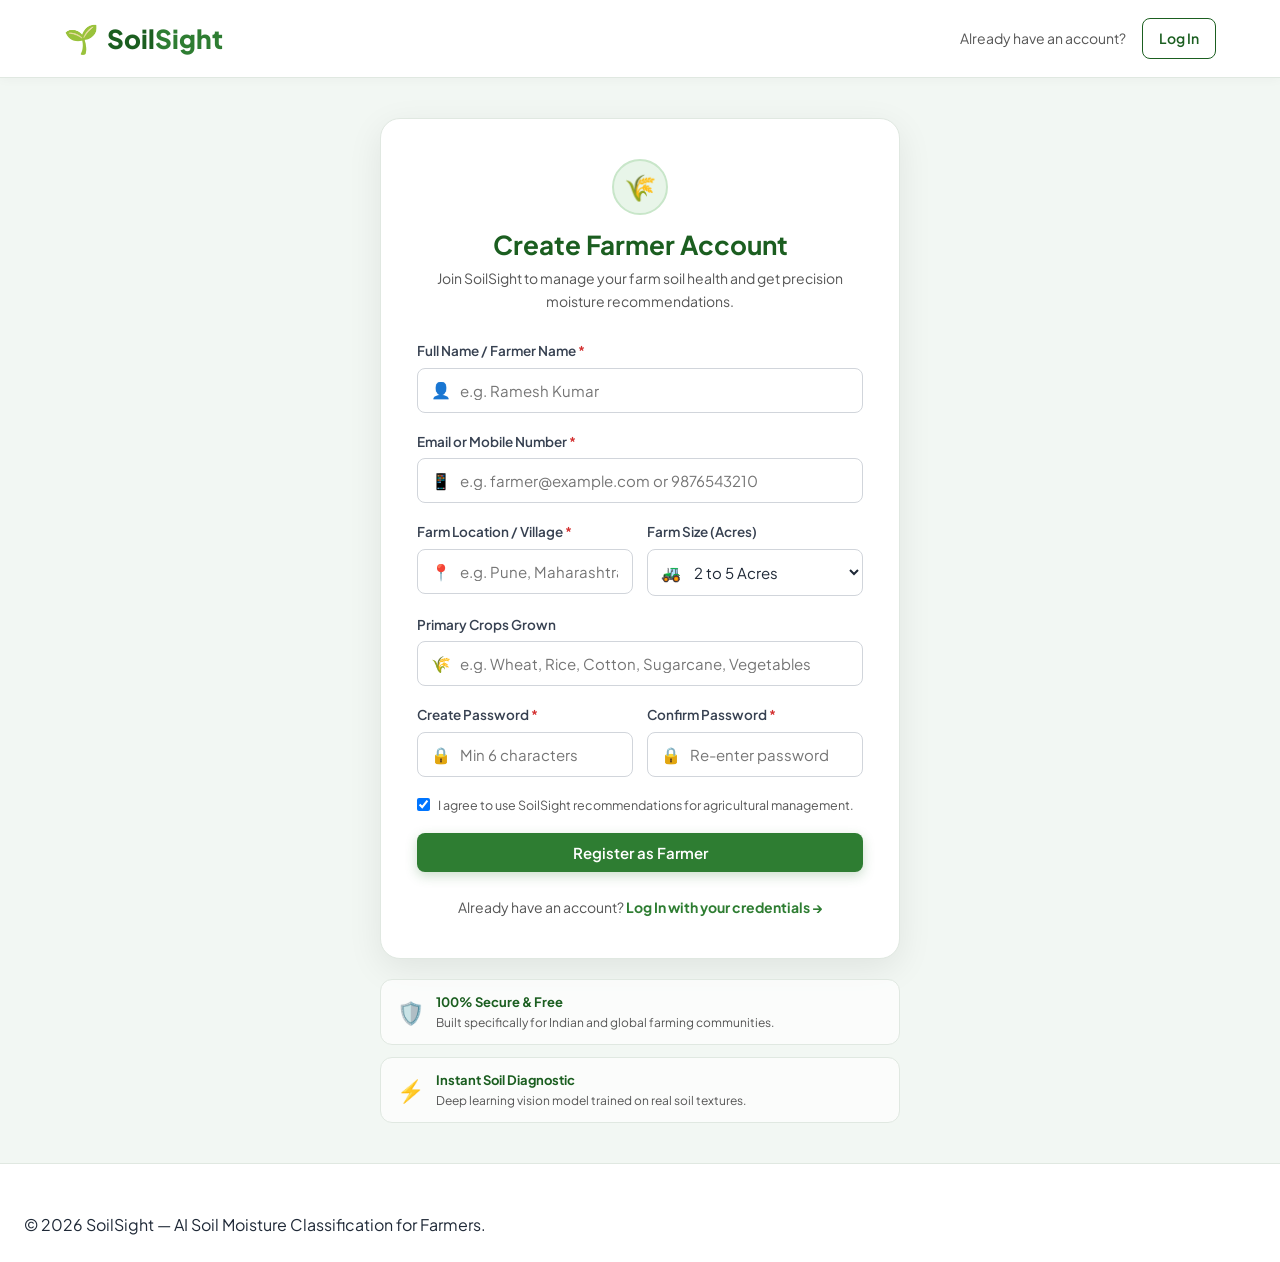
<file: frontend/register.html>
<!DOCTYPE html>
<html lang="en">
<head>
    <meta charset="UTF-8">
    <meta name="viewport" content="width=device-width, initial-scale=1.0">
    <title>Farmer Registration | SoilSight</title>
    <link rel="preconnect" href="https://fonts.googleapis.com">
    <link rel="preconnect" href="https://fonts.gstatic.com" crossorigin>
    <link href="https://fonts.googleapis.com/css2?family=Plus+Jakarta+Sans:wght@400;500;600;700;800&display=swap" rel="stylesheet">
    <link rel="stylesheet" href="style.css">
</head>

<body class="auth-body">

    <!-- Header -->
    <header class="app-header">
        <div class="nav-container">
            <a href="index.html" class="logo">
                <span class="logo-icon">🌱</span>
                <span class="logo-text">Soil<span>Sight</span></span>
            </a>
            <div class="header-right">
                <span class="header-hint">Already have an account?</span>
                <a href="login.html" class="btn btn-outline btn-sm">Log In</a>
            </div>
        </div>
    </header>

    <main class="auth-main">
        <div class="auth-card-container">
            <div class="auth-card">
                
                <div class="auth-header">
                    <div class="auth-icon-badge">🌾</div>
                    <h2>Create Farmer Account</h2>
                    <p>Join SoilSight to manage your farm soil health and get precision moisture recommendations.</p>
                </div>

                <div id="authAlert" class="alert-box" style="display: none;"></div>

                <form id="registerForm" class="auth-form">
                    
                    <div class="form-group">
                        <label for="fullName">Full Name / Farmer Name <span class="required">*</span></label>
                        <div class="input-wrapper">
                            <span class="input-icon">👤</span>
                            <input type="text" id="fullName" placeholder="e.g. Ramesh Kumar" required>
                        </div>
                    </div>

                    <div class="form-group">
                        <label for="email">Email or Mobile Number <span class="required">*</span></label>
                        <div class="input-wrapper">
                            <span class="input-icon">📱</span>
                            <input type="text" id="email" placeholder="e.g. farmer@example.com or 9876543210" required>
                        </div>
                    </div>

                    <div class="form-row">
                        <div class="form-group col-half">
                            <label for="location">Farm Location / Village <span class="required">*</span></label>
                            <div class="input-wrapper">
                                <span class="input-icon">📍</span>
                                <input type="text" id="location" placeholder="e.g. Pune, Maharashtra" required>
                            </div>
                        </div>

                        <div class="form-group col-half">
                            <label for="farmSize">Farm Size (Acres)</label>
                            <div class="input-wrapper">
                                <span class="input-icon">🚜</span>
                                <select id="farmSize">
                                    <option value="Less than 2 Acres">Less than 2 Acres</option>
                                    <option value="2 to 5 Acres" selected>2 to 5 Acres</option>
                                    <option value="5 to 10 Acres">5 to 10 Acres</option>
                                    <option value="More than 10 Acres">More than 10 Acres</option>
                                </select>
                            </div>
                        </div>
                    </div>

                    <div class="form-group">
                        <label for="crops">Primary Crops Grown</label>
                        <div class="input-wrapper">
                            <span class="input-icon">🌾</span>
                            <input type="text" id="crops" placeholder="e.g. Wheat, Rice, Cotton, Sugarcane, Vegetables">
                        </div>
                    </div>

                    <div class="form-row">
                        <div class="form-group col-half">
                            <label for="password">Create Password <span class="required">*</span></label>
                            <div class="input-wrapper">
                                <span class="input-icon">🔒</span>
                                <input type="password" id="password" placeholder="Min 6 characters" required>
                            </div>
                        </div>

                        <div class="form-group col-half">
                            <label for="confirmPassword">Confirm Password <span class="required">*</span></label>
                            <div class="input-wrapper">
                                <span class="input-icon">🔒</span>
                                <input type="password" id="confirmPassword" placeholder="Re-enter password" required>
                            </div>
                        </div>
                    </div>

                    <div class="form-terms">
                        <input type="checkbox" id="terms" required checked>
                        <label for="terms">I agree to use SoilSight recommendations for agricultural management.</label>
                    </div>

                    <button type="submit" id="submitBtn" class="btn btn-primary btn-block">
                        <span class="btn-text">Register as Farmer</span>
                    </button>

                </form>

                <div class="auth-footer-nav">
                    <p>Already have an account? <a href="login.html"><strong>Log In with your credentials →</strong></a></p>
                </div>

            </div>

            <!-- Trust Badge Card -->
            <div class="auth-trust-box">
                <div class="trust-item">
                    <span class="trust-icon">🛡️</span>
                    <div>
                        <strong>100% Secure & Free</strong>
                        <p>Built specifically for Indian and global farming communities.</p>
                    </div>
                </div>
                <div class="trust-item">
                    <span class="trust-icon">⚡</span>
                    <div>
                        <strong>Instant Soil Diagnostic</strong>
                        <p>Deep learning vision model trained on real soil textures.</p>
                    </div>
                </div>
            </div>

        </div>
    </main>

    <footer class="app-footer">
        <p>© 2026 SoilSight — AI Soil Moisture Classification for Farmers.</p>
    </footer>

    <script src="auth.js"></script>
    <script>
        document.addEventListener("DOMContentLoaded", function() {
            const form = document.getElementById("registerForm");
            const alertBox = document.getElementById("authAlert");
            const submitBtn = document.getElementById("submitBtn");

            form.addEventListener("submit", async function(e) {
                e.preventDefault();

                const name = document.getElementById("fullName").value.trim();
                const email = document.getElementById("email").value.trim();
                const location = document.getElementById("location").value.trim();
                const farm_size = document.getElementById("farmSize").value;
                const crops = document.getElementById("crops").value.trim();
                const password = document.getElementById("password").value;
                const confirmPassword = document.getElementById("confirmPassword").value;

                if (password !== confirmPassword) {
                    showAlert("Passwords do not match. Please verify.", "error");
                    return;
                }

                if (password.length < 6) {
                    showAlert("Password should be at least 6 characters long.", "error");
                    return;
                }

                submitBtn.disabled = true;
                submitBtn.innerHTML = "<span class='spinner-sm'></span> Creating Account...";

                try {
                    const result = await registerFarmer({
                        name,
                        email,
                        location,
                        farm_size,
                        crops,
                        password
                    });

                    if (result.success) {
                        showAlert("🎉 Account registered successfully! Redirecting to Login...", "success");
                        setTimeout(() => {
                            window.location.href = `login.html?registered=true&email=${encodeURIComponent(email)}`;
                        }, 1200);
                    } else {
                        showAlert(result.message || "Registration failed.", "error");
                        submitBtn.disabled = false;
                        submitBtn.innerHTML = "<span class='btn-text'>Register as Farmer</span>";
                    }
                } catch (err) {
                    showAlert("An unexpected error occurred. Please try again.", "error");
                    submitBtn.disabled = false;
                    submitBtn.innerHTML = "<span class='btn-text'>Register as Farmer</span>";
                }
            });

            function showAlert(msg, type) {
                alertBox.textContent = msg;
                alertBox.className = `alert-box alert-${type}`;
                alertBox.style.display = "block";
                alertBox.scrollIntoView({ behavior: "smooth", block: "nearest" });
            }
        });
    </script>
</body>
</html>
</file>
<file: frontend/style.css>
/* ============================================================
   SoilSight Master Stylesheet
   Theme: Nature & Agricultural Tech (Lush Green #1b5e20, #2e7d32, Mint #f2f7f3)
   ============================================================ */

:root {
    --primary-color: #1b5e20;
    --primary-hover: #144718;
    --accent-color: #2e7d32;
    --accent-light: #4caf50;
    --bg-light: #f2f7f3;
    --card-bg: #ffffff;
    --highlight-bg: #e8f5e9;
    --border-color: #e0e8e1;
    --text-primary: #1f2937;
    --text-muted: #555555;
    --text-light: #757575;
    --dry-color: #e65100;
    --dry-bg: #fff3e0;
    --wet-color: #0277bd;
    --wet-bg: #e1f5fe;
    --moderate-color: #2e7d32;
    --moderate-bg: #e8f5e9;
    --radius-sm: 8px;
    --radius-md: 12px;
    --radius-lg: 20px;
    --shadow-soft: 0 4px 20px rgba(0, 0, 0, 0.06);
    --shadow-hover: 0 10px 30px rgba(27, 94, 32, 0.12);
    --transition: all 0.25s ease-in-out;
}

* {
    box-sizing: border-box;
    margin: 0;
    padding: 0;
}

body {
    font-family: 'Plus Jakarta Sans', Arial, sans-serif;
    background: var(--bg-light);
    color: var(--text-primary);
    min-height: 100vh;
    line-height: 1.6;
}

/* ============================================================
   Typography & Universal Elements
   ============================================================ */
h1, h2, h3, h4, h5, h6 {
    color: var(--primary-color);
    font-weight: 700;
    line-height: 1.25;
}

a {
    color: var(--accent-color);
    text-decoration: none;
    transition: var(--transition);
}

a:hover {
    color: var(--primary-color);
}

/* ============================================================
   Navigation Header
   ============================================================ */
.app-header {
    background: rgba(255, 255, 255, 0.95);
    backdrop-filter: blur(10px);
    border-bottom: 1px solid var(--border-color);
    position: sticky;
    top: 0;
    z-index: 1000;
    box-shadow: 0 2px 10px rgba(0, 0, 0, 0.03);
}

.nav-container {
    max-width: 1200px;
    margin: 0 auto;
    padding: 16px 24px;
    display: flex;
    justify-content: space-between;
    align-items: center;
}

.logo {
    display: flex;
    align-items: center;
    gap: 8px;
    font-size: 26px;
    font-weight: 800;
    color: var(--primary-color);
}

.logo-icon {
    font-size: 28px;
}

.logo-text span {
    color: var(--accent-color);
}

.nav-menu {
    display: flex;
    gap: 28px;
    align-items: center;
}

.nav-menu a {
    color: var(--text-primary);
    font-weight: 500;
    font-size: 15px;
}

.nav-menu a:hover {
    color: var(--accent-color);
}

.header-right {
    display: flex;
    align-items: center;
    gap: 16px;
}

.header-hint {
    font-size: 14px;
    color: var(--text-muted);
}

.farmer-pill {
    display: inline-flex;
    align-items: center;
    gap: 8px;
    background: var(--highlight-bg);
    border: 1px solid #c8e6c9;
    padding: 6px 14px;
    border-radius: 50px;
    font-size: 14px;
    font-weight: 600;
    color: var(--primary-color);
}

.farmer-avatar {
    font-size: 18px;
}

/* ============================================================
   Buttons & Interactive Elements
   ============================================================ */
.btn {
    display: inline-flex;
    align-items: center;
    justify-content: center;
    gap: 8px;
    font-family: inherit;
    font-size: 15px;
    font-weight: 600;
    padding: 10px 20px;
    border-radius: var(--radius-sm);
    border: none;
    cursor: pointer;
    transition: var(--transition);
    text-align: center;
}

.btn-primary {
    background: var(--accent-color);
    color: #ffffff;
    box-shadow: 0 4px 12px rgba(46, 125, 50, 0.25);
}

.btn-primary:hover {
    background: var(--primary-color);
    color: #ffffff;
    box-shadow: 0 6px 16px rgba(27, 94, 32, 0.35);
    transform: translateY(-2px);
}

.btn-outline {
    background: transparent;
    color: var(--primary-color);
    border: 1.5px solid var(--primary-color);
}

.btn-outline:hover {
    background: var(--highlight-bg);
    color: var(--primary-color);
    border-color: var(--primary-color);
}

.btn-secondary {
    background: #e8f5e9;
    color: var(--primary-color);
    border: 1px solid #c8e6c9;
}

.btn-secondary:hover {
    background: #c8e6c9;
}

.btn-secondary-outline {
    background: white;
    color: var(--primary-color);
    border: 2px solid #a5d6a7;
}

.btn-secondary-outline:hover {
    border-color: var(--primary-color);
    background: #e8f5e9;
}

.btn-sm {
    padding: 8px 16px;
    font-size: 14px;
}

.btn-lg {
    padding: 14px 28px;
    font-size: 17px;
    border-radius: var(--radius-md);
}

.btn-block {
    width: 100%;
}

.pulse-btn {
    animation: pulseSubtle 2.5s infinite;
}

@keyframes pulseSubtle {
    0% { box-shadow: 0 0 0 0 rgba(46, 125, 50, 0.4); }
    70% { box-shadow: 0 0 0 10px rgba(46, 125, 50, 0); }
    100% { box-shadow: 0 0 0 0 rgba(46, 125, 50, 0); }
}

/* Original button style retention */
button {
    background: #2e7d32;
    color: white;
    border: none;
    padding: 14px 30px;
    border-radius: 10px;
    font-size: 18px;
    cursor: pointer;
    font-family: inherit;
    transition: var(--transition);
}

button:hover {
    background: #1b5e20;
}

/* ============================================================
   Homepage Hero Section
   ============================================================ */
.hero-section {
    padding: 60px 24px 80px;
    max-width: 1200px;
    margin: 0 auto;
}

.hero-container {
    display: grid;
    grid-template-columns: 1.15fr 0.85fr;
    gap: 48px;
    align-items: center;
}

.hero-badge {
    display: inline-flex;
    align-items: center;
    gap: 8px;
    background: #e8f5e9;
    color: var(--primary-color);
    padding: 6px 14px;
    border-radius: 30px;
    font-size: 13px;
    font-weight: 700;
    margin-bottom: 20px;
    border: 1px solid #c8e6c9;
}

.badge-dot {
    width: 8px;
    height: 8px;
    background: var(--accent-light);
    border-radius: 50%;
}

.hero-title {
    font-size: 46px;
    font-weight: 800;
    color: var(--primary-color);
    margin-bottom: 18px;
    line-height: 1.2;
}

.hero-title span {
    color: var(--accent-color);
}

.hero-subtitle {
    font-size: 18px;
    color: var(--text-muted);
    margin-bottom: 32px;
    line-height: 1.6;
}

.hero-cta-group {
    display: flex;
    gap: 16px;
    margin-bottom: 40px;
    flex-wrap: wrap;
}

.hero-stats {
    display: flex;
    gap: 20px;
    flex-wrap: wrap;
}

.stat-pill {
    background: #ffffff;
    border: 1px solid var(--border-color);
    padding: 12px 18px;
    border-radius: var(--radius-md);
    box-shadow: 0 2px 8px rgba(0,0,0,0.03);
}

.stat-num {
    display: block;
    font-size: 20px;
    font-weight: 800;
    color: var(--accent-color);
}

.stat-desc {
    font-size: 12px;
    color: var(--text-muted);
    font-weight: 600;
}

.hero-visual .image-wrapper {
    position: relative;
    border-radius: var(--radius-lg);
    overflow: hidden;
    box-shadow: var(--shadow-hover);
    border: 4px solid #ffffff;
}

.hero-img {
    width: 100%;
    height: 100%;
    max-height: 480px;
    object-fit: cover;
    display: block;
    transition: transform 0.5s ease;
}

.hero-visual:hover .hero-img {
    transform: scale(1.02);
}

.floating-tech-card {
    position: absolute;
    bottom: 20px;
    left: 20px;
    right: 20px;
    background: rgba(255, 255, 255, 0.95);
    backdrop-filter: blur(8px);
    border-radius: var(--radius-md);
    padding: 14px 18px;
    display: flex;
    align-items: center;
    gap: 14px;
    box-shadow: 0 4px 20px rgba(0, 0, 0, 0.15);
    border: 1px solid #dcedc8;
}

.tech-icon {
    font-size: 26px;
}

.floating-tech-card strong {
    font-size: 14px;
    color: var(--primary-color);
    display: block;
}

.floating-tech-card p {
    font-size: 12px;
    color: var(--text-muted);
    margin: 0;
}

/* ============================================================
   Sections Common Layout
   ============================================================ */
.section {
    padding: 70px 24px;
}

.section-container {
    max-width: 1200px;
    margin: 0 auto;
}

.section-header {
    margin-bottom: 48px;
}

.section-header.text-center {
    text-align: center;
    max-width: 700px;
    margin-left: auto;
    margin-right: auto;
}

.section-tag {
    display: inline-block;
    color: var(--accent-color);
    font-size: 13px;
    font-weight: 700;
    text-transform: uppercase;
    letter-spacing: 1px;
    margin-bottom: 8px;
}

.section-header h2 {
    font-size: 34px;
    margin-bottom: 12px;
}

.section-header p {
    color: var(--text-muted);
    font-size: 16px;
}

/* ============================================================
   How It Works Steps
   ============================================================ */
.steps-grid {
    display: grid;
    grid-template-columns: repeat(auto-fit, minmax(300px, 1fr));
    gap: 28px;
}

.step-card {
    background: #ffffff;
    border-radius: var(--radius-lg);
    padding: 36px 28px;
    border: 1px solid var(--border-color);
    box-shadow: var(--shadow-soft);
    position: relative;
    transition: var(--transition);
}

.step-card:hover {
    transform: translateY(-6px);
    box-shadow: var(--shadow-hover);
    border-color: #a5d6a7;
}

.step-number {
    font-size: 44px;
    font-weight: 900;
    color: #e8f5e9;
    position: absolute;
    top: 20px;
    right: 24px;
}

.step-icon {
    font-size: 36px;
    margin-bottom: 18px;
    background: var(--highlight-bg);
    width: 60px;
    height: 60px;
    border-radius: 16px;
    display: flex;
    align-items: center;
    justify-content: center;
}

.step-card h3 {
    font-size: 20px;
    margin-bottom: 10px;
}

.step-card p {
    font-size: 14px;
    color: var(--text-muted);
    margin-bottom: 20px;
}

.step-link {
    font-weight: 700;
    font-size: 14px;
}

.featured-step {
    border: 2px solid var(--accent-light);
    background: #fafdfa;
}

/* ============================================================
   Soil Moisture Guide Section
   ============================================================ */
.guide-cards-grid {
    display: grid;
    grid-template-columns: repeat(auto-fit, minmax(320px, 1fr));
    gap: 28px;
}

.guide-status-card {
    background: #ffffff;
    border-radius: var(--radius-lg);
    padding: 32px;
    border: 1px solid var(--border-color);
    box-shadow: var(--shadow-soft);
    transition: var(--transition);
}

.guide-status-card:hover {
    transform: translateY(-4px);
}

.guide-icon-large {
    font-size: 40px;
    margin-bottom: 12px;
}

.status-indicator-tag {
    display: inline-block;
    padding: 4px 12px;
    border-radius: 20px;
    font-size: 12px;
    font-weight: 700;
    margin-bottom: 14px;
}

.tag-dry { background: var(--dry-bg); color: var(--dry-color); }
.tag-moderate { background: var(--moderate-bg); color: var(--moderate-color); }
.tag-wet { background: var(--wet-bg); color: var(--wet-color); }

.card-dry { border-top: 4px solid var(--dry-color); }
.card-moderate { border-top: 4px solid var(--moderate-color); }
.card-wet { border-top: 4px solid var(--wet-color); }

.status-desc {
    font-size: 14px;
    color: var(--text-muted);
    margin: 10px 0 18px;
}

.guide-points {
    list-style: none;
    font-size: 13.5px;
    display: flex;
    flex-direction: column;
    gap: 8px;
}

.guide-points li strong {
    color: var(--primary-color);
}

/* ============================================================
   Features Grid
   ============================================================ */
.features-grid {
    display: grid;
    grid-template-columns: repeat(auto-fit, minmax(250px, 1fr));
    gap: 24px;
}

.feature-box {
    background: #ffffff;
    padding: 28px;
    border-radius: var(--radius-md);
    border: 1px solid var(--border-color);
    box-shadow: var(--shadow-soft);
}

.feature-icon {
    font-size: 32px;
    margin-bottom: 14px;
}

.feature-box h3 {
    font-size: 18px;
    margin-bottom: 8px;
}

.feature-box p {
    font-size: 14px;
    color: var(--text-muted);
}

/* ============================================================
   CTA Banner Section
   ============================================================ */
.cta-banner-card {
    background: linear-gradient(135deg, #1b5e20, #2e7d32);
    border-radius: var(--radius-lg);
    padding: 56px 40px;
    text-align: center;
    color: #ffffff;
    box-shadow: var(--shadow-hover);
}

.cta-banner-card h2 {
    color: #ffffff;
    font-size: 36px;
    margin-bottom: 14px;
}

.cta-banner-card p {
    color: #e8f5e9;
    font-size: 17px;
    max-width: 650px;
    margin: 0 auto 32px;
}

.banner-buttons {
    display: flex;
    justify-content: center;
    gap: 18px;
    flex-wrap: wrap;
}

.cta-banner-card .btn-primary {
    background: #ffffff;
    color: var(--primary-color);
}

.cta-banner-card .btn-primary:hover {
    background: #f1f8e9;
    color: var(--primary-hover);
}

.cta-banner-card .btn-outline {
    color: #ffffff;
    border-color: #ffffff;
}

.cta-banner-card .btn-outline:hover {
    background: rgba(255, 255, 255, 0.15);
}

/* ============================================================
   Authentication Pages (Login & Register)
   ============================================================ */
.auth-body {
    background: #f2f7f3;
    min-height: 100vh;
    display: flex;
    flex-direction: column;
}

.auth-main {
    flex: 1;
    display: flex;
    align-items: center;
    justify-content: center;
    padding: 40px 20px;
}

.auth-card-container {
    width: 100%;
    max-width: 520px;
}

.auth-card {
    background: #ffffff;
    padding: 40px 36px;
    border-radius: var(--radius-lg);
    box-shadow: 0 10px 35px rgba(0, 0, 0, 0.08);
    border: 1px solid var(--border-color);
}

.auth-header {
    text-align: center;
    margin-bottom: 28px;
}

.auth-icon-badge {
    width: 56px;
    height: 56px;
    background: var(--highlight-bg);
    border-radius: 50%;
    display: flex;
    align-items: center;
    justify-content: center;
    font-size: 26px;
    margin: 0 auto 14px;
    border: 2px solid #c8e6c9;
}

.auth-header h2 {
    font-size: 26px;
    margin-bottom: 6px;
}

.auth-header p {
    font-size: 14px;
    color: var(--text-muted);
}

.auth-form {
    display: flex;
    flex-direction: column;
    gap: 18px;
}

.form-group {
    display: flex;
    flex-direction: column;
    gap: 6px;
}

.form-group label {
    font-size: 13.5px;
    font-weight: 600;
    color: #374151;
}

.form-group label .required {
    color: #d32f2f;
}

.input-wrapper {
    position: relative;
    display: flex;
    align-items: center;
}

.input-icon {
    position: absolute;
    left: 14px;
    font-size: 16px;
    color: var(--text-light);
    pointer-events: none;
}

.input-wrapper input,
.input-wrapper select {
    width: 100%;
    padding: 12px 14px 12px 42px;
    border: 1.5px solid #d1d5db;
    border-radius: var(--radius-sm);
    font-size: 15px;
    font-family: inherit;
    transition: var(--transition);
    background: #ffffff;
    color: var(--text-primary);
}

.input-wrapper input:focus,
.input-wrapper select:focus {
    outline: none;
    border-color: var(--accent-color);
    box-shadow: 0 0 0 3px rgba(46, 125, 50, 0.15);
}

.form-row {
    display: flex;
    gap: 14px;
}

.col-half {
    flex: 1;
}

.form-options {
    display: flex;
    justify-content: space-between;
    align-items: center;
    font-size: 13.5px;
}

.remember-label {
    display: flex;
    align-items: center;
    gap: 8px;
    cursor: pointer;
    color: var(--text-muted);
}

.form-terms {
    display: flex;
    align-items: flex-start;
    gap: 8px;
    font-size: 12.5px;
    color: var(--text-muted);
}

.form-terms input {
    margin-top: 3px;
}

.auth-footer-nav {
    margin-top: 24px;
    text-align: center;
    font-size: 14px;
    color: var(--text-muted);
}

.auth-trust-box {
    margin-top: 20px;
    display: flex;
    flex-direction: column;
    gap: 12px;
}

.trust-item {
    display: flex;
    align-items: center;
    gap: 12px;
    background: rgba(255, 255, 255, 0.7);
    padding: 12px 16px;
    border-radius: var(--radius-md);
    border: 1px solid var(--border-color);
}

.trust-icon {
    font-size: 22px;
}

.trust-item strong {
    font-size: 13px;
    color: var(--primary-color);
    display: block;
}

.trust-item p {
    font-size: 12px;
    color: var(--text-muted);
    margin: 0;
}

/* Alert boxes */
.alert-box {
    padding: 12px 16px;
    border-radius: var(--radius-sm);
    font-size: 14px;
    margin-bottom: 18px;
    line-height: 1.4;
}

.alert-error {
    background: #ffebee;
    color: #c62828;
    border: 1px solid #ffcdd2;
}

.alert-success {
    background: #e8f5e9;
    color: #1b5e20;
    border: 1px solid #c8e6c9;
}

/* ============================================================
   Farmer Profile & Dashboard Layout
   ============================================================ */
.dashboard-body {
    background: #f2f7f3;
    min-height: 100vh;
}

.dashboard-main {
    padding: 40px 24px 60px;
}

.dashboard-container {
    max-width: 1100px;
    margin: 0 auto;
    display: flex;
    flex-direction: column;
    gap: 28px;
}

.dashboard-welcome {
    display: flex;
    justify-content: space-between;
    align-items: center;
    flex-wrap: wrap;
    gap: 20px;
}

.badge-tag {
    display: inline-block;
    font-size: 12px;
    font-weight: 700;
    color: var(--accent-color);
    text-transform: uppercase;
    margin-bottom: 4px;
}

.welcome-text h1 {
    font-size: 32px;
    margin-bottom: 6px;
}

.welcome-sub {
    color: var(--text-muted);
    font-size: 15px;
}

/* Profile Hero Card */
.profile-hero-card {
    background: #ffffff;
    border-radius: var(--radius-lg);
    padding: 32px;
    display: flex;
    gap: 32px;
    align-items: center;
    border: 1px solid var(--border-color);
    box-shadow: var(--shadow-soft);
}

.profile-avatar-col {
    text-align: center;
    display: flex;
    flex-direction: column;
    align-items: center;
    gap: 8px;
}

.profile-avatar-circle {
    width: 88px;
    height: 88px;
    background: var(--highlight-bg);
    border: 3px solid #a5d6a7;
    border-radius: 50%;
    display: flex;
    align-items: center;
    justify-content: center;
    font-size: 42px;
}

.status-indicator {
    background: #e8f5e9;
    color: var(--primary-color);
    font-size: 11px;
    font-weight: 700;
    padding: 3px 10px;
    border-radius: 20px;
    border: 1px solid #c8e6c9;
}

.profile-info-col {
    flex: 1;
}

.profile-name-row {
    display: flex;
    align-items: center;
    gap: 16px;
    margin-bottom: 18px;
    flex-wrap: wrap;
}

.profile-name-row h2 {
    font-size: 26px;
}

.crop-badge {
    background: #f1f8e9;
    color: var(--accent-color);
    border: 1px solid #dcedc8;
    padding: 4px 12px;
    border-radius: 20px;
    font-size: 13px;
    font-weight: 600;
}

.profile-meta-grid {
    display: grid;
    grid-template-columns: repeat(auto-fit, minmax(200px, 1fr));
    gap: 16px;
}

.meta-item {
    display: flex;
    flex-direction: column;
    gap: 2px;
}

.meta-label {
    font-size: 12px;
    color: var(--text-light);
    font-weight: 600;
}

.meta-value {
    font-size: 15px;
    font-weight: 700;
    color: var(--text-primary);
}

/* ============================================================
   PRIMARY ACTION BANNER: ANALYSE YOUR SOIL
   ============================================================ */
.cta-analysis-banner {
    background: linear-gradient(135deg, #1b5e20, #2e7d32);
    border-radius: var(--radius-lg);
    padding: 36px 40px;
    color: #ffffff;
    display: flex;
    justify-content: space-between;
    align-items: center;
    gap: 32px;
    box-shadow: 0 10px 30px rgba(27, 94, 32, 0.22);
}

.cta-content {
    max-width: 620px;
}

.cta-badge {
    display: inline-block;
    background: rgba(255, 255, 255, 0.2);
    color: #ffffff;
    padding: 4px 10px;
    border-radius: 20px;
    font-size: 12px;
    font-weight: 700;
    margin-bottom: 10px;
}

.cta-content h2 {
    color: #ffffff;
    font-size: 30px;
    margin-bottom: 10px;
}

.cta-content p {
    color: #e8f5e9;
    font-size: 15px;
    margin-bottom: 16px;
    line-height: 1.5;
}

.cta-perks {
    display: flex;
    gap: 16px;
    flex-wrap: wrap;
    font-size: 13px;
    font-weight: 600;
    color: #ffffff;
}

.btn-cta {
    background: #ffffff;
    color: var(--primary-color);
    font-size: 18px;
    font-weight: 800;
    padding: 16px 32px;
    border-radius: var(--radius-md);
    box-shadow: 0 6px 20px rgba(0, 0, 0, 0.15);
    white-space: nowrap;
}

.btn-cta:hover {
    background: #e8f5e9;
    color: var(--primary-hover);
    transform: translateY(-3px) scale(1.02);
    box-shadow: 0 10px 25px rgba(0, 0, 0, 0.25);
}

/* ============================================================
   Dashboard Stats
   ============================================================ */
.stats-grid {
    display: grid;
    grid-template-columns: repeat(auto-fit, minmax(240px, 1fr));
    gap: 20px;
}

.stat-card {
    background: #ffffff;
    border-radius: var(--radius-md);
    padding: 24px;
    display: flex;
    align-items: center;
    gap: 18px;
    border: 1px solid var(--border-color);
    box-shadow: var(--shadow-soft);
}

.stat-icon-wrapper {
    width: 56px;
    height: 56px;
    border-radius: 14px;
    display: flex;
    align-items: center;
    justify-content: center;
    font-size: 26px;
}

.bg-green-light { background: #e8f5e9; }
.bg-blue-light { background: #e1f5fe; }
.bg-amber-light { background: #fff3e0; }

.stat-value {
    font-size: 24px;
    font-weight: 800;
    color: var(--primary-color);
}

.stat-label {
    font-size: 13px;
    color: var(--text-muted);
}

/* ============================================================
   Soil History Table
   ============================================================ */
.history-section {
    background: #ffffff;
    border-radius: var(--radius-lg);
    padding: 32px;
    border: 1px solid var(--border-color);
    box-shadow: var(--shadow-soft);
}

.history-section .section-header {
    display: flex;
    justify-content: space-between;
    align-items: center;
    margin-bottom: 24px;
}

.history-section .section-header h3 {
    font-size: 22px;
}

.empty-history {
    text-align: center;
    padding: 40px 20px;
    background: #fafdfa;
    border-radius: var(--radius-md);
    border: 1.5px dashed #c8e6c9;
}

.empty-icon {
    font-size: 40px;
    margin-bottom: 12px;
}

.empty-history h4 {
    font-size: 18px;
    margin-bottom: 6px;
}

.empty-history p {
    color: var(--text-muted);
    font-size: 14px;
    margin-bottom: 20px;
}

.history-table-wrapper {
    overflow-x: auto;
}

.history-table {
    width: 100%;
    border-collapse: collapse;
    font-size: 14px;
    text-align: left;
}

.history-table th {
    background: #f9fbf9;
    padding: 14px 16px;
    font-weight: 700;
    color: var(--primary-color);
    border-bottom: 2px solid var(--border-color);
}

.history-table td {
    padding: 14px 16px;
    border-bottom: 1px solid #edf2ee;
    vertical-align: middle;
}

.history-table tr:hover td {
    background: #fafffa;
}

.status-pill {
    display: inline-block;
    padding: 4px 10px;
    border-radius: 20px;
    font-size: 12px;
    font-weight: 700;
}

.badge-dry { background: var(--dry-bg); color: var(--dry-color); }
.badge-moderate { background: var(--moderate-bg); color: var(--moderate-color); }
.badge-wet { background: var(--wet-bg); color: var(--wet-color); }

.guidance-cell {
    color: var(--text-muted);
}

/* Agronomy Tips */
.agronomy-guide-section {
    background: #ffffff;
    border-radius: var(--radius-lg);
    padding: 32px;
    border: 1px solid var(--border-color);
    box-shadow: var(--shadow-soft);
}

.agronomy-guide-section h3 {
    font-size: 20px;
    margin-bottom: 20px;
}

.tips-grid {
    display: grid;
    grid-template-columns: repeat(auto-fit, minmax(280px, 1fr));
    gap: 20px;
}

.tip-card {
    background: #f8faf8;
    padding: 20px;
    border-radius: var(--radius-md);
    border-left: 4px solid var(--accent-color);
}

.tip-icon {
    font-size: 24px;
    margin-bottom: 8px;
    display: inline-block;
}

.tip-card h4 {
    font-size: 16px;
    margin-bottom: 6px;
}

.tip-card p {
    font-size: 13.5px;
    color: var(--text-muted);
}

/* ============================================================
   Analysis Page Styling (Preserves original selectors)
   ============================================================ */
.analysis-page-body {
    background: #f2f7f3;
    min-height: 100vh;
}

.analysis-main-container {
    padding: 40px 20px 60px;
    display: flex;
    justify-content: center;
}

.container {
    width: 100%;
    max-width: 640px;
    text-align: center;
}

.analysis-header-badge {
    display: inline-block;
    background: var(--highlight-bg);
    color: var(--primary-color);
    border: 1px solid #c8e6c9;
    padding: 4px 12px;
    border-radius: 20px;
    font-size: 12px;
    font-weight: 700;
    margin-bottom: 12px;
}

h1 {
    font-size: 38px;
    color: #1b5e20;
    margin-bottom: 10px;
}

.subtitle {
    color: #555555;
    margin-bottom: 30px;
    font-size: 16px;
}

.upload-box {
    background: white;
    padding: 36px 30px;
    border-radius: 20px;
    box-shadow: 0 8px 30px rgba(0,0,0,0.08);
    border: 1px solid var(--border-color);
}

.dropzone {
    border: 2px dashed #a5d6a7;
    background: #fbfdfb;
    border-radius: 14px;
    padding: 28px 20px;
    cursor: pointer;
    transition: var(--transition);
    position: relative;
    margin-bottom: 20px;
}

.dropzone:hover {
    border-color: var(--accent-color);
    background: #f4faf4;
}

.dropzone-icon {
    font-size: 36px;
    margin-bottom: 8px;
}

.custom-file-label {
    display: block;
    font-size: 16px;
    font-weight: 600;
    color: var(--primary-color);
    cursor: pointer;
}

.custom-file-label span {
    text-decoration: underline;
    color: var(--accent-color);
}

.dropzone-hint {
    font-size: 12px;
    color: var(--text-light);
    margin-top: 4px;
}

input[type="file"] {
    opacity: 0;
    position: absolute;
    top: 0;
    left: 0;
    width: 100%;
    height: 100%;
    cursor: pointer;
}

#previewContainer {
    margin: 20px 0;
}

#preview {
    display: none;
    width: 100%;
    max-height: 350px;
    object-fit: cover;
    border-radius: 15px;
    box-shadow: 0 4px 15px rgba(0,0,0,0.08);
    border: 2px solid #e0e8e1;
}

.button-group {
    margin-top: 10px;
}

#loading {
    display: none;
    margin-top: 25px;
    color: var(--primary-color);
    font-weight: 600;
    align-items: center;
    justify-content: center;
    gap: 12px;
}

.spinner {
    width: 26px;
    height: 26px;
    border: 3px solid #c8e6c9;
    border-top: 3px solid var(--accent-color);
    border-radius: 50%;
    animation: spin 0.8s linear infinite;
}

.spinner-sm {
    display: inline-block;
    width: 16px;
    height: 16px;
    border: 2px solid rgba(255,255,255,0.4);
    border-top: 2px solid #ffffff;
    border-radius: 50%;
    animation: spin 0.8s linear infinite;
    vertical-align: middle;
}

@keyframes spin {
    0% { transform: rotate(0deg); }
    100% { transform: rotate(360deg); }
}

#result {
    display: none;
    margin-top: 25px;
    padding: 24px;
    background: #e8f5e9;
    border-radius: 16px;
    border: 1px solid #c8e6c9;
    text-align: left;
}

.result-card-header {
    display: flex;
    justify-content: space-between;
    align-items: center;
    margin-bottom: 12px;
}

.result-card-header h2 {
    font-size: 20px;
    color: var(--primary-color);
}

.result-badge {
    padding: 4px 14px;
    border-radius: 20px;
    font-size: 13px;
    font-weight: 800;
    letter-spacing: 0.5px;
}

.result-details {
    margin-bottom: 18px;
}

#status {
    font-size: 22px;
    font-weight: 800;
    margin-top: 4px;
    color: #1b5e20;
}

#confidence {
    margin-top: 6px;
    font-size: 15px;
    color: var(--text-muted);
    font-weight: 600;
}

.confidence-bar-container {
    width: 100%;
    height: 8px;
    background: #c8e6c9;
    border-radius: 10px;
    overflow: hidden;
    margin-top: 8px;
}

.confidence-bar-fill {
    height: 100%;
    width: 0%;
    background: var(--accent-color);
    transition: width 0.8s ease-in-out;
}

.advice-box {
    background: #ffffff;
    border-radius: var(--radius-sm);
    padding: 16px;
    border-left: 4px solid var(--accent-color);
    margin-bottom: 18px;
}

.advice-box h4 {
    font-size: 15px;
    margin-bottom: 6px;
}

.advice-box p {
    font-size: 13.5px;
    color: var(--text-muted);
    line-height: 1.5;
}

.result-actions {
    display: flex;
    gap: 12px;
    justify-content: flex-end;
    flex-wrap: wrap;
}

.guide-grid {
    display: grid;
    grid-template-columns: repeat(auto-fit, minmax(170px, 1fr));
    gap: 16px;
    margin-top: 32px;
    text-align: left;
}

.guide-card {
    background: #ffffff;
    padding: 18px;
    border-radius: var(--radius-md);
    border: 1px solid var(--border-color);
    box-shadow: var(--shadow-soft);
}

.guide-icon {
    font-size: 24px;
    margin-bottom: 8px;
    display: block;
}

.guide-card h4 {
    font-size: 15px;
    margin-bottom: 6px;
}

.guide-card p {
    font-size: 12.5px;
    color: var(--text-muted);
}

/* ============================================================
   Footer
   ============================================================ */
.app-footer {
    background: #ffffff;
    border-top: 1px solid var(--border-color);
    padding: 48px 24px 24px;
    margin-top: auto;
}

.footer-container {
    max-width: 1200px;
    margin: 0 auto 36px;
    display: grid;
    grid-template-columns: 2fr 1fr 1fr;
    gap: 40px;
}

.footer-tagline {
    font-size: 14px;
    color: var(--text-muted);
    margin-top: 8px;
    max-width: 320px;
}

.footer-col h4 {
    font-size: 16px;
    margin-bottom: 16px;
    color: var(--primary-color);
}

.footer-links {
    list-style: none;
    display: flex;
    flex-direction: column;
    gap: 10px;
}

.footer-links a {
    color: var(--text-muted);
    font-size: 14px;
}

.footer-links a:hover {
    color: var(--accent-color);
}

.footer-bottom {
    max-width: 1200px;
    margin: 0 auto;
    padding-top: 24px;
    border-top: 1px solid var(--border-color);
    text-align: center;
    font-size: 13px;
    color: var(--text-light);
}

/* ============================================================
   Responsive Adjustments
   ============================================================ */
@media (max-width: 900px) {
    .hero-container {
        grid-template-columns: 1fr;
        gap: 36px;
        text-align: center;
    }

    .hero-badge, .hero-cta-group, .hero-stats {
        justify-content: center;
    }

    .cta-analysis-banner {
        flex-direction: column;
        text-align: center;
    }

    .cta-perks {
        justify-content: center;
    }

    .footer-container {
        grid-template-columns: 1fr;
        gap: 30px;
    }
}

@media (max-width: 650px) {
    .nav-menu {
        display: none;
    }

    .hero-title {
        font-size: 32px;
    }

    .profile-hero-card {
        flex-direction: column;
        text-align: center;
    }

    .profile-name-row {
        justify-content: center;
    }

    .form-row {
        flex-direction: column;
    }
}

/* ============================================================
   Enhanced AI Soil Diagnostic Interface & 3-Pillar Results
   ============================================================ */

.ai-status-pill {
    display: inline-flex;
    align-items: center;
    gap: 8px;
    background: #edf7ed;
    border: 1px solid #c8e6c9;
    padding: 6px 14px;
    border-radius: 50px;
    font-size: 13px;
    font-weight: 600;
    color: #1b5e20;
    transition: var(--transition);
}

.ai-status-dot {
    width: 8px;
    height: 8px;
    border-radius: 50%;
    background-color: #4caf50;
    display: inline-block;
    box-shadow: 0 0 0 2px rgba(76, 175, 80, 0.2);
}

.ai-status-pill.status-gemini-active {
    background: linear-gradient(135deg, #e8f5e9 0%, #e1f5fe 100%);
    border-color: #81c784;
    color: #0d47a1;
}

.ai-status-pill.status-gemini-active .ai-status-dot {
    background-color: #1976d2;
    box-shadow: 0 0 8px rgba(25, 118, 210, 0.6);
    animation: pulseDot 2s infinite;
}

@keyframes pulseDot {
    0% { transform: scale(0.95); opacity: 0.8; }
    50% { transform: scale(1.2); opacity: 1; }
    100% { transform: scale(0.95); opacity: 0.8; }
}

.analysis-header-row {
    margin-bottom: 28px;
}

.analysis-header-badge {
    display: inline-block;
    background: linear-gradient(135deg, #e8f5e9, #e0f2f1);
    color: var(--primary-color);
    padding: 6px 14px;
    border-radius: 30px;
    font-size: 12px;
    font-weight: 700;
    text-transform: uppercase;
    letter-spacing: 0.8px;
    margin-bottom: 12px;
    border: 1px solid #c8e6c9;
}

.upload-box {
    background: #ffffff;
    border-radius: var(--radius-lg);
    border: 1px solid var(--border-color);
    box-shadow: var(--shadow-soft);
    padding: 36px;
    margin-bottom: 40px;
}

.dropzone {
    border: 2px dashed #81c784;
    background: #fbfdfb;
    border-radius: var(--radius-md);
    padding: 44px 24px;
    text-align: center;
    cursor: pointer;
    transition: var(--transition);
}

.dropzone:hover, .dropzone.dropzone-dragover {
    border-color: var(--accent-color);
    background: #f1f8e9;
    transform: translateY(-2px);
}

.dropzone-icon {
    font-size: 48px;
    margin-bottom: 12px;
}

.custom-file-label {
    display: block;
    font-size: 17px;
    font-weight: 600;
    color: var(--text-primary);
    cursor: pointer;
    margin-bottom: 6px;
}

.custom-file-label span {
    color: var(--accent-color);
    text-decoration: underline;
}

.dropzone-hint {
    font-size: 13px;
    color: var(--text-muted);
}

.dropzone input[type="file"] {
    display: none;
}

.preview-wrapper {
    position: relative;
    max-width: 440px;
    margin: 0 auto 24px auto;
    border-radius: var(--radius-md);
    overflow: hidden;
    box-shadow: 0 4px 18px rgba(0,0,0,0.1);
    border: 3px solid #ffffff;
}

#preview {
    width: 100%;
    height: 280px;
    object-fit: cover;
    display: block;
}

.change-img-btn {
    position: absolute;
    bottom: 12px;
    right: 12px;
    background: rgba(0, 0, 0, 0.75);
    color: #ffffff;
    border: none;
    padding: 6px 14px;
    border-radius: 20px;
    font-size: 12px;
    font-weight: 600;
    cursor: pointer;
    backdrop-filter: blur(4px);
    transition: var(--transition);
}

.change-img-btn:hover {
    background: #000000;
}

.button-group {
    display: flex;
    justify-content: center;
    margin-top: 24px;
}

#analyzeBtn {
    min-width: 260px;
}

#loading {
    display: flex;
    flex-direction: column;
    align-items: center;
    gap: 16px;
    padding: 36px 0;
}

.spinner {
    width: 46px;
    height: 46px;
    border: 4px solid #e0e0e0;
    border-top: 4px solid var(--accent-color);
    border-radius: 50%;
    animation: spin 0.9s linear infinite;
}

@keyframes spin {
    0% { transform: rotate(0deg); }
    100% { transform: rotate(360deg); }
}

.loading-copy h4 {
    color: var(--primary-color);
    font-size: 18px;
    text-align: center;
    margin-bottom: 4px;
}

.loading-copy p {
    color: var(--text-muted);
    font-size: 14px;
    text-align: center;
}

/* ============================================================
   Diagnostic Result Styles & 3 Pillars
   ============================================================ */

#result {
    margin-top: 36px;
    padding-top: 32px;
    border-top: 2px dashed #e0e8e1;
    animation: fadeIn 0.4s ease-out;
}

@keyframes fadeIn {
    from { opacity: 0; transform: translateY(10px); }
    to { opacity: 1; transform: translateY(0); }
}

.result-card-header {
    display: flex;
    justify-content: space-between;
    align-items: center;
    margin-bottom: 28px;
    flex-wrap: wrap;
    gap: 16px;
}

.result-badge-row {
    display: flex;
    gap: 10px;
    align-items: center;
    margin-bottom: 8px;
    flex-wrap: wrap;
}

.engine-badge {
    background: #e8f5e9;
    color: #1b5e20;
    border: 1px solid #c8e6c9;
    font-size: 12px;
    font-weight: 700;
    padding: 4px 12px;
    border-radius: 20px;
    letter-spacing: 0.3px;
}

.health-badge {
    font-size: 12px;
    font-weight: 800;
    padding: 4px 14px;
    border-radius: 20px;
    letter-spacing: 0.5px;
    text-transform: uppercase;
}

.health-good {
    background: #e8f5e9;
    color: #2e7d32;
    border: 1px solid #a5d6a7;
}

.health-moderate {
    background: #fff3e0;
    color: #e65100;
    border: 1px solid #ffcc80;
}

.health-poor {
    background: #ffebee;
    color: #c62828;
    border: 1px solid #ef9a9a;
}

.result-timestamp {
    font-size: 13px;
    color: var(--text-light);
}

.health-gauge-box {
    display: flex;
    align-items: center;
}

.health-gauge-circle {
    width: 88px;
    height: 88px;
    border-radius: 50%;
    background: conic-gradient(#2e7d32 300deg, #e0e0e0 0deg);
    display: flex;
    flex-direction: column;
    align-items: center;
    justify-content: center;
    position: relative;
    box-shadow: 0 4px 12px rgba(0,0,0,0.06);
}

.health-gauge-circle::before {
    content: '';
    position: absolute;
    width: 70px;
    height: 70px;
    border-radius: 50%;
    background: #ffffff;
}

.gauge-score {
    position: relative;
    font-size: 18px;
    font-weight: 800;
    color: var(--primary-color);
    line-height: 1.1;
}

.gauge-label {
    position: relative;
    font-size: 9px;
    font-weight: 700;
    color: var(--text-muted);
    text-transform: uppercase;
}

/* 3 Pillars Grid */
.diagnostic-pillars-grid {
    display: grid;
    grid-template-columns: repeat(auto-fit, minmax(280px, 1fr));
    gap: 20px;
    margin-bottom: 28px;
}

.pillar-card {
    background: #fbfdfb;
    border: 1px solid #e2ebe2;
    border-radius: var(--radius-md);
    padding: 24px;
    display: flex;
    flex-direction: column;
    gap: 12px;
    transition: var(--transition);
}

.pillar-card:hover {
    box-shadow: 0 6px 18px rgba(0,0,0,0.05);
    border-color: #c8e6c9;
}

.pillar-header {
    display: flex;
    align-items: center;
    gap: 12px;
}

.pillar-icon {
    font-size: 28px;
}

.pillar-category {
    font-size: 11px;
    font-weight: 700;
    text-transform: uppercase;
    letter-spacing: 0.8px;
    color: var(--text-light);
    display: block;
}

.pillar-header h4 {
    font-size: 17px;
    color: var(--primary-color);
}

.pillar-main-val {
    margin: 4px 0;
}

.status-chip, .soiltype-chip, .health-chip {
    display: inline-block;
    padding: 6px 16px;
    border-radius: 30px;
    font-weight: 700;
    font-size: 15px;
}

.chip-dry {
    background: #fff3e0;
    color: #e65100;
    border: 1px solid #ffcc80;
}

.chip-moderate {
    background: #e8f5e9;
    color: #2e7d32;
    border: 1px solid #a5d6a7;
}

.chip-wet {
    background: #e1f5fe;
    color: #0277bd;
    border: 1px solid #81d4fa;
}

.soiltype-chip {
    background: #efebe9;
    color: #4e342e;
    border: 1px solid #d7ccc8;
}

.chip-health-good {
    background: #e8f5e9;
    color: #2e7d32;
    border: 1px solid #a5d6a7;
}

.chip-health-moderate {
    background: #fff8e1;
    color: #f57f17;
    border: 1px solid #ffe082;
}

.chip-health-poor {
    background: #ffebee;
    color: #c62828;
    border: 1px solid #ef9a9a;
}

.confidence-section {
    display: flex;
    flex-direction: column;
    gap: 6px;
}

.conf-labels {
    display: flex;
    justify-content: space-between;
    font-size: 13px;
    color: var(--text-muted);
}

.confidence-bar-container {
    width: 100%;
    height: 8px;
    background: #e0e0e0;
    border-radius: 10px;
    overflow: hidden;
}

.confidence-bar-fill {
    height: 100%;
    width: 0%;
    background-color: var(--accent-color);
    transition: width 0.8s ease-in-out;
}

.pillar-detail-text {
    font-size: 13px;
    color: var(--text-muted);
    line-height: 1.5;
}

/* Indicators Card */
.indicators-card {
    background: #ffffff;
    border: 1px solid #e0e8e1;
    border-radius: var(--radius-md);
    padding: 22px 26px;
    margin-bottom: 24px;
}

.indicators-card h4 {
    font-size: 16px;
    margin-bottom: 14px;
    color: var(--primary-color);
}

.indicators-list {
    list-style: none;
    display: flex;
    flex-direction: column;
    gap: 10px;
}

.indicators-list li {
    display: flex;
    align-items: flex-start;
    gap: 10px;
    font-size: 14px;
    color: var(--text-primary);
}

.indicator-bullet {
    background: #e8f5e9;
    color: #2e7d32;
    width: 20px;
    height: 20px;
    border-radius: 50%;
    display: inline-flex;
    align-items: center;
    justify-content: center;
    font-weight: 800;
    font-size: 12px;
    flex-shrink: 0;
    margin-top: 2px;
}

/* Crops Recommendations Card */
.crops-recommendation-card {
    background: linear-gradient(135deg, #f9fbe7 0%, #f1f8e9 100%);
    border: 1px solid #dcedc8;
    border-radius: var(--radius-md);
    padding: 24px;
    margin-bottom: 24px;
}

.crops-header {
    display: flex;
    align-items: center;
    gap: 12px;
    margin-bottom: 16px;
}

.crops-icon {
    font-size: 32px;
}

.crops-header h4 {
    font-size: 17px;
    color: #2e7d32;
}

.crops-header p {
    font-size: 13px;
    color: #558b2f;
}

.crops-chips-wrapper {
    display: flex;
    flex-wrap: wrap;
    gap: 10px;
}

.crop-chip {
    background: #ffffff;
    border: 1px solid #c5e1a5;
    padding: 8px 16px;
    border-radius: 30px;
    font-size: 14px;
    color: #33691e;
    box-shadow: 0 2px 6px rgba(0,0,0,0.04);
    display: inline-flex;
    align-items: center;
    gap: 6px;
    transition: var(--transition);
}

.crop-chip:hover {
    transform: translateY(-2px);
    box-shadow: 0 4px 10px rgba(0,0,0,0.08);
}

/* Advice Box */
.advice-box {
    background: #ffffff;
    border: 1px solid #e0e8e1;
    border-left: 5px solid var(--accent-color);
    border-radius: var(--radius-md);
    padding: 24px;
    margin-bottom: 28px;
}

.advice-section-item h4 {
    font-size: 16px;
    margin-bottom: 8px;
    color: var(--primary-color);
}

.advice-section-item p {
    font-size: 14px;
    color: var(--text-primary);
    line-height: 1.6;
}

.advice-divider {
    height: 1px;
    background: #eef2ee;
    margin: 18px 0;
}

.result-actions {
    display: flex;
    gap: 14px;
    justify-content: flex-end;
    flex-wrap: wrap;
}

/* Profile Health Badges */
.health-pill {
    display: inline-block;
    padding: 4px 12px;
    border-radius: 20px;
    font-size: 12px;
    font-weight: 700;
}

.health-pill-good {
    background: #e8f5e9;
    color: #2e7d32;
    border: 1px solid #a5d6a7;
}

.health-pill-moderate {
    background: #fff8e1;
    color: #f57f17;
    border: 1px solid #ffe082;
}

.health-pill-poor {
    background: #ffebee;
    color: #c62828;
    border: 1px solid #ef9a9a;
}

.health-text-good { color: #2e7d32; font-weight: 700; }
.health-text-moderate { color: #f57f17; font-weight: 700; }
.health-text-poor { color: #c62828; font-weight: 700; }

/* ============================================================
   Augmented Reality (AR) Live Camera & Google Lens HUD Styles
   ============================================================ */

.ar-scanner-card {
    padding: 24px;
    background: #ffffff;
    border-radius: var(--radius-lg);
    box-shadow: 0 10px 40px rgba(0, 0, 0, 0.08);
    border: 1px solid rgba(46, 125, 50, 0.15);
    margin-bottom: 36px;
    overflow: hidden;
}

/* Mode Switcher Tabs */
.analysis-mode-tabs {
    display: flex;
    gap: 12px;
    background: #f0f5f1;
    padding: 6px;
    border-radius: 14px;
    margin-bottom: 24px;
}

.mode-tab {
    flex: 1;
    display: flex;
    align-items: center;
    justify-content: center;
    gap: 10px;
    padding: 12px 18px;
    border: none;
    background: transparent;
    border-radius: 10px;
    font-family: inherit;
    font-size: 14px;
    font-weight: 600;
    color: var(--text-muted);
    cursor: pointer;
    transition: var(--transition);
    position: relative;
}

.mode-tab:hover {
    color: var(--primary-color);
    background: rgba(255, 255, 255, 0.6);
}

.mode-tab.active {
    background: #ffffff;
    color: var(--primary-color);
    box-shadow: 0 3px 12px rgba(27, 94, 32, 0.12);
}

.mode-tab-icon {
    font-size: 20px;
}

.mode-tab-text {
    display: flex;
    flex-direction: column;
    text-align: left;
}

.mode-tab-title {
    font-size: 14px;
    font-weight: 700;
}

.mode-tab-sub {
    font-size: 11px;
    color: var(--text-light);
    font-weight: 500;
}

.mode-tab-badge {
    background: linear-gradient(135deg, #2e7d32, #43a047);
    color: #ffffff;
    font-size: 10px;
    font-weight: 800;
    letter-spacing: 0.5px;
    padding: 2px 8px;
    border-radius: 20px;
    margin-left: 4px;
    box-shadow: 0 0 10px rgba(67, 160, 71, 0.4);
    animation: badgePulse 2s infinite ease-in-out;
}

@keyframes badgePulse {
    0%, 100% { transform: scale(1); opacity: 1; }
    50% { transform: scale(1.06); opacity: 0.9; }
}

/* AR Viewfinder Container */
.ar-camera-container {
    display: flex;
    flex-direction: column;
    gap: 16px;
}

.ar-top-controls {
    display: flex;
    justify-content: space-between;
    align-items: center;
    flex-wrap: wrap;
    gap: 12px;
}

.ar-status-badge {
    display: inline-flex;
    align-items: center;
    gap: 8px;
    background: rgba(27, 94, 32, 0.08);
    border: 1px solid #2e7d32;
    padding: 6px 14px;
    border-radius: 30px;
    font-size: 12px;
    font-weight: 700;
    color: var(--primary-color);
    letter-spacing: 0.4px;
    transition: var(--transition);
}

.ar-pulse-dot {
    width: 8px;
    height: 8px;
    background-color: #00e676;
    border-radius: 50%;
    box-shadow: 0 0 8px #00e676;
    animation: pulseDot 1.4s infinite ease-in-out;
}

@keyframes pulseDot {
    0%, 100% { transform: scale(1); opacity: 1; }
    50% { transform: scale(1.4); opacity: 0.4; }
}

.ar-tool-actions {
    display: flex;
    gap: 8px;
}

.ar-tool-btn {
    background: #f0f5f1;
    border: 1px solid #d7e3d8;
    color: var(--text-primary);
    padding: 6px 12px;
    border-radius: 8px;
    font-size: 12px;
    font-weight: 600;
    cursor: pointer;
    transition: var(--transition);
    display: inline-flex;
    align-items: center;
    gap: 6px;
}

.ar-tool-btn:hover {
    background: #e0ece1;
    border-color: #2e7d32;
    color: var(--primary-color);
}

.ar-tool-btn.torch-active {
    background: #fff8e1;
    border-color: #ffb300;
    color: #f57f17;
    box-shadow: 0 0 10px rgba(255, 179, 0, 0.4);
}

.ar-tool-btn.ar-btn-paused {
    background: #fff3e0;
    border-color: #ff9800;
    color: #e65100;
}

/* Viewfinder Viewport */
.ar-viewfinder {
    position: relative;
    width: 100%;
    min-height: 480px;
    max-height: 580px;
    height: 60vh;
    background: #0f1712;
    border-radius: 18px;
    overflow: hidden;
    display: flex;
    align-items: center;
    justify-content: center;
    box-shadow: inset 0 0 40px rgba(0, 0, 0, 0.6);
}

.ar-viewfinder video,
.sim-display-canvas {
    width: 100%;
    height: 100%;
    object-fit: cover;
    display: block;
}

/* Shutter Flash Animation */
.ar-shutter-flash {
    position: absolute;
    top: 0;
    left: 0;
    right: 0;
    bottom: 0;
    background: #ffffff;
    opacity: 0;
    pointer-events: none;
    z-index: 100;
    transition: opacity 0.2s ease-out;
}

.ar-shutter-flash.flash-active {
    opacity: 0.95;
    transition: none;
}

/* AR Reticle (Target Framing Box) */
.ar-reticle {
    position: absolute;
    width: min(320px, 75vw);
    height: min(320px, 75vw);
    pointer-events: none;
    z-index: 10;
    --ar-accent: #00e676;
    transition: all 0.3s ease;
}

.ar-reticle-corner {
    position: absolute;
    width: 32px;
    height: 32px;
    border-color: var(--ar-accent);
    border-style: solid;
    transition: border-color 0.3s ease, transform 0.3s ease;
}

.ar-reticle-corner.top-left {
    top: 0;
    left: 0;
    border-width: 4px 0 0 4px;
    border-top-left-radius: 8px;
}

.ar-reticle-corner.top-right {
    top: 0;
    right: 0;
    border-width: 4px 4px 0 0;
    border-top-right-radius: 8px;
}

.ar-reticle-corner.bottom-left {
    bottom: 0;
    left: 0;
    border-width: 0 0 4px 4px;
    border-bottom-left-radius: 8px;
}

.ar-reticle-corner.bottom-right {
    bottom: 0;
    right: 0;
    border-width: 0 4px 4px 0;
    border-bottom-right-radius: 8px;
}

/* Animated Laser Scan Beam */
.ar-scan-laser {
    position: absolute;
    left: 0;
    right: 0;
    height: 2px;
    background: linear-gradient(90deg, transparent 0%, var(--ar-accent) 50%, transparent 100%);
    box-shadow: 0 0 14px var(--ar-accent), 0 0 28px var(--ar-accent);
    animation: arLaserScan 2.6s infinite ease-in-out;
}

@keyframes arLaserScan {
    0% { top: 4%; opacity: 0.2; }
    15% { opacity: 0.9; }
    50% { top: 96%; opacity: 0.9; }
    85% { opacity: 0.9; }
    100% { top: 4%; opacity: 0.2; }
}

.ar-reticle-center-guide {
    position: absolute;
    top: 50%;
    left: 50%;
    transform: translate(-50%, -50%);
    display: flex;
    flex-direction: column;
    align-items: center;
    gap: 6px;
    opacity: 0.65;
}

.ar-crosshair-circle {
    width: 14px;
    height: 14px;
    border: 1.5px dashed var(--ar-accent);
    border-radius: 50%;
}

.ar-guide-text {
    font-size: 11px;
    font-weight: 700;
    color: #ffffff;
    letter-spacing: 0.8px;
    text-transform: uppercase;
    text-shadow: 0 1px 4px rgba(0, 0, 0, 0.8);
}

/* ============================================================
   Google Lens Floating AR Overlay Card
   ============================================================ */

.ar-lens-overlay {
    position: absolute;
    top: 14px;
    left: 50%;
    transform: translateX(-50%);
    width: min(440px, 92%);
    z-index: 25;
    flex-direction: column;
    align-items: center;
    animation: arLensPopIn 0.35s cubic-bezier(0.175, 0.885, 0.32, 1.275);
    pointer-events: auto;
}

@keyframes arLensPopIn {
    0% { opacity: 0; transform: translate(-50%, -15px) scale(0.95); }
    100% { opacity: 1; transform: translate(-50%, 0) scale(1); }
}

.ar-lens-card {
    width: 100%;
    background: rgba(16, 26, 18, 0.88);
    backdrop-filter: blur(16px);
    -webkit-backdrop-filter: blur(16px);
    border: 1.5px solid rgba(0, 230, 118, 0.6);
    border-radius: 16px;
    padding: 16px 18px;
    color: #ffffff;
    box-shadow: 0 12px 35px rgba(0, 0, 0, 0.45), 0 0 20px rgba(0, 230, 118, 0.2);
    display: flex;
    flex-direction: column;
    gap: 10px;
    transition: border-color 0.3s ease, box-shadow 0.3s ease;
}

.ar-lens-header {
    display: flex;
    justify-content: space-between;
    align-items: center;
    border-bottom: 1px solid rgba(255, 255, 255, 0.12);
    padding-bottom: 8px;
}

.ar-lens-soil-type {
    display: flex;
    align-items: center;
    gap: 6px;
    font-size: 16px;
    font-weight: 700;
    color: #ffffff;
}

.ar-lens-icon {
    font-size: 18px;
}

.ar-lens-moisture-tag {
    font-size: 11px;
    font-weight: 800;
    letter-spacing: 0.5px;
    padding: 4px 10px;
    border-radius: 20px;
    color: #ffffff;
    text-transform: uppercase;
    box-shadow: 0 2px 8px rgba(0, 0, 0, 0.3);
}

.ar-lens-moisture-tag.tag-dry {
    background: #e65100;
}

.ar-lens-moisture-tag.tag-moderate {
    background: #2e7d32;
}

.ar-lens-moisture-tag.tag-wet {
    background: #0277bd;
}

/* Metrics Row */
.ar-lens-metrics {
    display: grid;
    grid-template-columns: repeat(3, 1fr);
    gap: 8px;
    background: rgba(255, 255, 255, 0.05);
    padding: 8px 10px;
    border-radius: 10px;
}

.ar-lens-metric-item {
    display: flex;
    flex-direction: column;
    align-items: center;
    text-align: center;
}

.ar-lens-metric-item .metric-label {
    font-size: 10px;
    color: rgba(255, 255, 255, 0.7);
    font-weight: 500;
    text-transform: uppercase;
}

.ar-lens-metric-item strong {
    font-size: 13px;
    font-weight: 800;
    color: #ffffff;
}

/* Quick Guidance Pill inside AR Card */
.ar-lens-guidance {
    display: flex;
    align-items: flex-start;
    gap: 8px;
    background: rgba(0, 230, 118, 0.12);
    border: 1px solid rgba(0, 230, 118, 0.35);
    padding: 8px 12px;
    border-radius: 8px;
    font-size: 12px;
    line-height: 1.4;
    color: #e0f2f1;
}

.ar-lens-guidance .guidance-icon {
    font-size: 14px;
    flex-shrink: 0;
}

.ar-lens-indicators-row {
    display: flex;
    flex-wrap: wrap;
    gap: 6px;
}

.ar-chip {
    background: rgba(255, 255, 255, 0.1);
    padding: 3px 8px;
    border-radius: 12px;
    font-size: 10px;
    color: #c8e6c9;
    font-weight: 600;
}

.ar-lens-tap-hint {
    font-size: 10px;
    color: rgba(255, 255, 255, 0.6);
    text-align: center;
    border-top: 1px solid rgba(255, 255, 255, 0.08);
    padding-top: 6px;
    font-weight: 500;
}

/* Searching Pill (When camera points away from soil) */
.ar-searching-pill {
    position: absolute;
    bottom: 24px;
    left: 50%;
    transform: translateX(-50%);
    background: rgba(20, 30, 22, 0.9);
    border: 1px solid rgba(255, 255, 255, 0.2);
    padding: 8px 16px;
    border-radius: 30px;
    color: #ffffff;
    font-size: 12px;
    font-weight: 600;
    display: inline-flex;
    align-items: center;
    gap: 8px;
    backdrop-filter: blur(8px);
    box-shadow: 0 4px 16px rgba(0, 0, 0, 0.4);
    z-index: 20;
    white-space: nowrap;
}

.ar-search-radar {
    width: 10px;
    height: 10px;
    border: 2px solid #00e676;
    border-top-color: transparent;
    border-radius: 50%;
    animation: spinRadar 1s linear infinite;
}

@keyframes spinRadar {
    to { transform: rotate(360deg); }
}

/* Camera Fallback Box */
.ar-camera-fallback {
    position: absolute;
    top: 0;
    left: 0;
    right: 0;
    bottom: 0;
    background: rgba(18, 28, 20, 0.95);
    display: flex;
    flex-direction: column;
    align-items: center;
    justify-content: center;
    padding: 24px;
    text-align: center;
    z-index: 30;
    color: #ffffff;
}

.fallback-icon {
    font-size: 42px;
    margin-bottom: 12px;
}

.ar-camera-fallback h3 {
    color: #ffffff;
    font-size: 20px;
    margin-bottom: 8px;
}

.ar-camera-fallback p {
    color: #b0bec5;
    font-size: 13px;
    max-width: 440px;
    margin-bottom: 20px;
}

.fallback-btn-group {
    display: flex;
    gap: 10px;
    flex-wrap: wrap;
    justify-content: center;
}

/* Shutter Controls Bar */
.ar-shutter-bar {
    display: flex;
    flex-direction: column;
    align-items: center;
    gap: 12px;
    padding-top: 8px;
}

.shutter-wrapper {
    display: flex;
    flex-direction: column;
    align-items: center;
    gap: 6px;
}

.ar-shutter-btn {
    width: 76px;
    height: 76px;
    border-radius: 50%;
    background: transparent;
    border: none;
    cursor: pointer;
    display: flex;
    align-items: center;
    justify-content: center;
    transition: transform 0.15s ease;
    padding: 0;
}

.ar-shutter-btn:active {
    transform: scale(0.92);
}

.shutter-outer-ring {
    width: 76px;
    height: 76px;
    border-radius: 50%;
    border: 4px solid #2e7d32;
    display: flex;
    align-items: center;
    justify-content: center;
    background: rgba(46, 125, 50, 0.08);
    transition: all 0.25s ease;
    box-shadow: 0 4px 18px rgba(46, 125, 50, 0.25);
}

.ar-shutter-btn:hover .shutter-outer-ring {
    border-color: #1b5e20;
    box-shadow: 0 6px 24px rgba(46, 125, 50, 0.4);
    transform: scale(1.04);
}

.shutter-inner-core {
    width: 58px;
    height: 58px;
    border-radius: 50%;
    background: linear-gradient(135deg, #2e7d32 0%, #1b5e20 100%);
    display: flex;
    align-items: center;
    justify-content: center;
    box-shadow: inset 0 2px 4px rgba(255, 255, 255, 0.3);
}

.shutter-camera-icon {
    font-size: 26px;
    color: #ffffff;
    filter: drop-shadow(0 1px 2px rgba(0, 0, 0, 0.3));
}

.shutter-caption {
    font-size: 13px;
    font-weight: 700;
    color: var(--primary-color);
}

.ar-secondary-controls {
    display: flex;
    gap: 12px;
    flex-wrap: wrap;
    justify-content: center;
}

.ar-sub-action-btn {
    background: #f0f5f1;
    border: 1px solid #d7e3d8;
    color: var(--text-primary);
    padding: 8px 14px;
    border-radius: 8px;
    font-size: 13px;
    font-weight: 600;
    cursor: pointer;
    transition: var(--transition);
    display: inline-flex;
    align-items: center;
    gap: 6px;
}

.ar-sub-action-btn:hover {
    background: #e0ece1;
    border-color: #2e7d32;
    color: var(--primary-color);
}

.sub-btn-icon {
    font-size: 15px;
}

/* Upload Section & Alternative Camera Prompt */
.upload-section-container {
    display: flex;
    flex-direction: column;
    gap: 16px;
}

.upload-camera-prompt {
    display: flex;
    align-items: center;
    justify-content: center;
    gap: 10px;
    padding: 12px;
    background: #f7faf7;
    border-radius: 10px;
    font-size: 13px;
    color: var(--text-muted);
}

.upload-btn-group {
    margin-top: 8px;
}

/* Preview Image Overlay */
.preview-tag {
    position: absolute;
    top: 14px;
    left: 14px;
    background: rgba(16, 26, 18, 0.85);
    color: #ffffff;
    backdrop-filter: blur(8px);
    padding: 6px 14px;
    border-radius: 20px;
    font-size: 12px;
    font-weight: 700;
    box-shadow: 0 4px 12px rgba(0, 0, 0, 0.2);
    z-index: 5;
}

.preview-btn-overlay {
    display: flex;
    gap: 10px;
    margin-top: 14px;
    justify-content: center;
}

/* Missing Image Warning Alert */
.upload-notice-alert {
    background: #fff3e0;
    border: 1.5px solid #ff9800;
    border-radius: 12px;
    padding: 12px 18px;
    display: flex;
    align-items: center;
    gap: 10px;
    color: #b75300;
    font-size: 14px;
    font-weight: 700;
    box-shadow: 0 4px 12px rgba(255, 152, 0, 0.15);
    animation: shakeAlert 0.4s ease-in-out;
}

@keyframes shakeAlert {
    0%, 100% { transform: translateX(0); }
    20%, 60% { transform: translateX(-6px); }
    40%, 80% { transform: translateX(6px); }
}

.upload-notice-alert .notice-icon {
    font-size: 20px;
    flex-shrink: 0;
}

.dropzone-highlight-error {
    border-color: #f44336 !important;
    background-color: #fff8f8 !important;
    box-shadow: 0 0 16px rgba(244, 67, 54, 0.3) !important;
    transition: all 0.3s ease;
}

/* Upload Preview Card */
.upload-preview-card {
    width: 100%;
    margin-bottom: 8px;
}

.upload-preview-card .preview-wrapper {
    position: relative;
    max-width: 520px;
    margin: 0 auto;
    border-radius: 16px;
    overflow: hidden;
    box-shadow: 0 6px 24px rgba(0, 0, 0, 0.12);
    border: 2px solid #2e7d32;
    background: #000000;
}

.upload-preview-card img {
    width: 100%;
    max-height: 380px;
    object-fit: cover;
    display: block;
}

/* Responsive Rules for AR Screen */
@media (max-width: 768px) {
    .ar-scanner-card {
        padding: 16px;
    }
    
    .ar-viewfinder {
        min-height: 420px;
        height: 65vh;
    }

    .ar-lens-overlay {
        width: 95%;
        top: 10px;
    }

    .ar-lens-card {
        padding: 12px 14px;
        gap: 8px;
    }

    .ar-lens-metrics {
        grid-template-columns: repeat(3, 1fr);
        padding: 6px 8px;
    }

    .ar-lens-metric-item strong {
        font-size: 12px;
    }

    .mode-tab {
        padding: 10px 12px;
    }

    .mode-tab-title {
        font-size: 13px;
    }

    .mode-tab-sub {
        display: none;
    }
}
</file>
